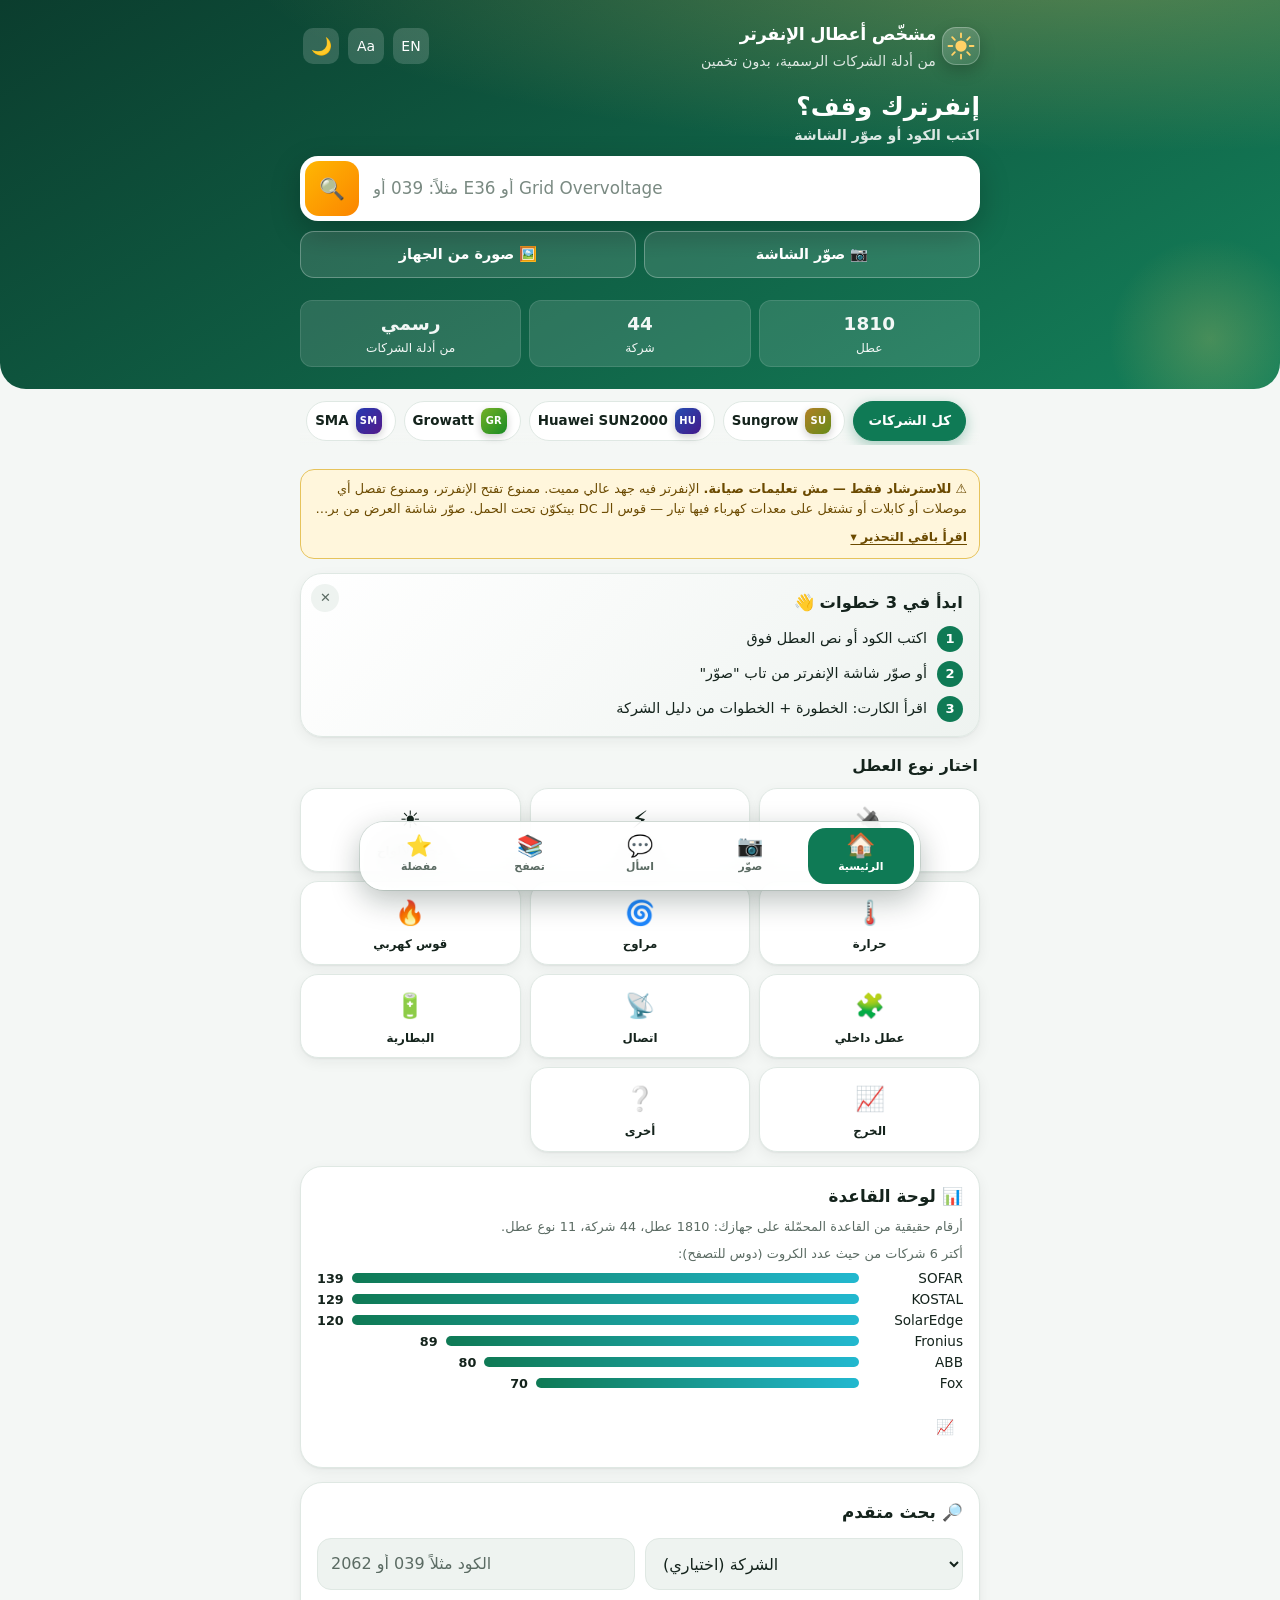
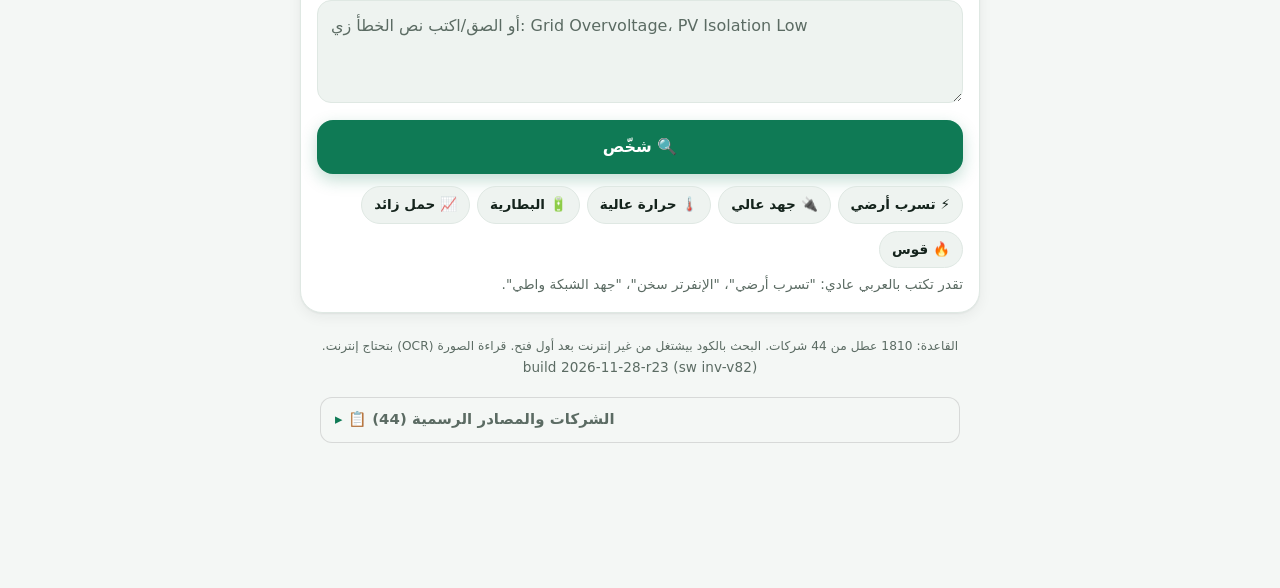
<file: index.html>
<!doctype html>
<html lang="ar" dir="rtl">
<head>
<meta charset="utf-8">
<meta name="viewport" content="width=device-width,initial-scale=1,viewport-fit=cover">
<meta http-equiv="Content-Security-Policy" content="object-src 'none'; base-uri 'self'; form-action 'self'"><meta name="theme-color" content="#0b3d2e"><script>try{var t=localStorage.getItem("invtheme")||(matchMedia("(prefers-color-scheme: dark)").matches?"dark":"light");document.documentElement.setAttribute("data-theme",t)}catch(e){}</script>
<link rel="manifest" href="manifest.webmanifest"><link rel="icon" type="image/svg+xml" href="icon.svg"><link rel="apple-touch-icon" href="[data-uri]"><meta name="mobile-web-app-capable" content="yes"><meta name="apple-mobile-web-app-capable" content="yes"><meta name="apple-mobile-web-app-title" content="Inverter Fix"><meta name="apple-mobile-web-app-status-bar-style" content="black-translucent">
<title>مشخّص أعطال الإنفرتر</title>
<link rel="stylesheet" href="style.css">
</head>
<body data-tab="home" data-seg="off">
<header><div class="hwrap"><div class="logo" aria-hidden="true"><svg viewBox="0 0 48 48" width="30" height="30"><circle cx="24" cy="24" r="9" fill="#ffd166"/><g stroke="#ffd166" stroke-width="3" stroke-linecap="round"><path d="M24 4v6M24 38v6M4 24h6M38 24h6M9.9 9.9l4.2 4.2M33.9 33.9l4.2 4.2M9.9 38.1l4.2-4.2M33.9 14.1l4.2-4.2"/></g></svg></div><div class="hgrow"><h1>مشخّص أعطال الإنفرتر</h1><p>من أدلة الشركات الرسمية، بدون تخمين</p></div><button id="lng" type="button" aria-label="English" title="English">EN</button><button id="fsz" type="button" aria-label="حجم الخط" title="حجم الخط">Aa</button><button id="theme" type="button" aria-label="الوضع الليلي">🌙</button></div>
<div class="hero" data-tab="home"><h2 class="big">إنفرترك وقف؟ <span>اكتب الكود أو صوّر الشاشة</span></h2>
<form id="hform" class="hsearch" autocomplete="off"><input id="hq" type="search" inputmode="text" placeholder="مثلاً: 039 أو E36 أو Grid Overvoltage" aria-label="ابحث عن عطل"><button type="submit" id="hgo" aria-label="ابحث">🔍</button></form>
<div class="quick"><button type="button" class="q" id="qcam">📷 صوّر الشاشة</button><button type="button" class="q" id="qupl">🖼️ صورة من الجهاز</button></div>
<div class="quick"><button type="button" class="q" id="qinst" hidden>📲 ثبّت التطبيق على موبايلك</button></div><div class="stats"><div class="stat"><b id="sn1">-</b>عطل</div><div class="stat"><b id="sn2">-</b>شركة</div><div class="stat"><b>رسمي</b>من أدلة الشركات</div></div></div></header>
<nav id="chips" data-tab="home browse" class="chips" aria-label="الشركات"></nav>
<main>
<div class="warn" data-tab="home cam ask browse">⚠️ <b>للاسترشاد فقط — مش تعليمات صيانة.</b> الإنفرتر فيه جهد عالي مميت. ممنوع تفتح الإنفرتر، وممنوع تفصل أي موصلات أو كابلات أو تشتغل على معدات كهرباء فيها تيار — قوس الـ DC بيتكوّن تحت الحمل. صوّر شاشة العرض من بره بس، ولو ده آمن. أكّد موديل جهازك بالظبط قبل ما تعتمد على أي نتيجة. أي عطل لازم يتعامل معاه فني مؤهل فقط — راجع دليل SMA: <span dir="ltr">https://manuals.sma.de/STPTL-20/en-US/388638859.html</span>.</div>

<section class="card" data-tab="cam">
  <h2>📷 صوّر شاشة الإنفرتر</h2><details class="camtips" open><summary>💡 إزاي تصوّر صح</summary><ul><li>قرّب من الشاشة لحد ما الكود يملى الصورة.</li><li>اثبت إيدك ثانيتين، وابعد عن انعكاس الإضاءة.</li><li>صوّر الكود والرسالة مع بعض لو ظاهرين.</li><li>القراءة بتحتاج إنترنت. لو فشلت اكتب الكود يدويًا في تاب "اسأل".</li><li>صوّر من بعيد آمن — ماتفتحش الإنفرتر ولا تقرّب من أي موصلات.</li></ul></details>
  <button id="live" class="btn" type="button">📷 افتح الكاميرا وصوّر</button>
  <input id="shot" type="file" accept="image/*" capture="environment" hidden>
  <button id="aiv" class="btn" type="button">🤖 اقراها بالذكاء الاصطناعي (أدق)</button>
  <label class="btn alt" for="cam">🖼️ اختار صورة من الجهاز</label>
  <input id="cam" type="file" accept="image/*" hidden>
  
<div id="camerr" class="muted"></div>
  <div id="camwrap" hidden><video id="vid" autoplay playsinline muted></video><div class="row"><button id="snap" class="btn" type="button">📸 التقط</button><button id="stopcam" class="btn alt" type="button">إلغاء</button></div></div>
  <img id="prev" alt="" hidden>
  <div id="ocrstat" class="muted"></div>
</section>

<section class="cats" id="cats" data-tab="home" aria-label="أنواع الأعطال"></section>
<section class="card dash" id="dash" data-tab="home" aria-label="لوحة الإحصائيات"></section>
<section class="card" data-tab="home">
  <h2>🔎 بحث متقدم</h2>
  <div class="row">
    <select id="brand" aria-label="الشركات"><option value="">الشركة (اختياري)</option></select>
    <input id="code" aria-label="الكود مثلاً 039 أو 2062" inputmode="text" placeholder="الكود مثلاً 039 أو 2062" autocomplete="off">
  </div>
  <textarea id="txt" aria-label="أو الصق/اكتب نص الخطأ زي: Grid Overvoltage، PV Isolation Low" rows="3" placeholder="أو الصق/اكتب نص الخطأ زي: Grid Overvoltage، PV Isolation Low"></textarea>
  <button id="go" class="btn" type="button">🔍 شخّص</button>
  <div id="hist"></div>
  <div id="symp" class="quick" aria-label="أعراض بالعربي"><button type="button" class="q" data-s="تسرب أرضي">⚡ تسرب أرضي</button><button type="button" class="q" data-s="جهد الشبكة عالي">🔌 جهد عالي</button><button type="button" class="q" data-s="حرارة عالية">🌡️ حرارة عالية</button><button type="button" class="q" data-s="مشكلة في البطارية">🔋 البطارية</button><button type="button" class="q" data-s="حمل زائد">📈 حمل زائد</button><button type="button" class="q" data-s="قوس كهربي">🔥 قوس</button></div>
  <div class="muted" style="margin-top:6px">تقدر تكتب بالعربي عادي: "تسرب أرضي"، "الإنفرتر سخن"، "جهد الشبكة واطي".</div>

</section>

<section id="out" data-tab="home"></section>
<div id="favempty" class="empty" data-tab="fav"><div class="ei">⭐</div><b>لسه مفيش مفضلة</b><span>دوس على ☆ في أي كارت عطل عشان يتحفظ هنا على جهازك.</span></div>
<section id="favsec" data-tab="fav" class="card" hidden><h2>⭐ المفضلة</h2><div id="favs"></div></section>

<div class="seg" data-tab="ask"><button type="button" id="segoff" class="on">💬 رسمي</button><button type="button" id="segai">🤖 ذكاء اصطناعي</button></div>
<section class="card" id="chatsec" data-tab="ask">
  <h2>💬 اسأل التطبيق</h2>
  <div class="muted" style="margin-top:-6px">بيجاوب من قاعدة أدلة الشركات بس. مفيش كود بيتألّف.</div>
  <div id="sugg"><button type="button" class="chip" data-q="الإنفرتر بيطلع عطل عزل وتسرب أرضي">عزل وتسرب أرضي</button><button type="button" class="chip" data-q="جهد الشبكة عالي">جهد الشبكة عالي</button><button type="button" class="chip" data-q="الإنفرتر سخن زيادة درجة الحرارة">حرارة عالية</button><button type="button" class="chip" data-q="خطأ في البطارية">البطارية</button></div>
  <div id="chat" aria-live="polite"></div>
  <form id="cform" class="cform" autocomplete="off"><input id="cq" placeholder="اكتب سؤالك أو الكود، مثلاً: E36 كاكو" aria-label="سؤالك"><button type="submit" class="btn" id="csend">إرسال</button></form>
</section>
<section class="card" id="aisec" data-tab="ask">
  <h2>🤖 مساعد ذكي (تجريبي)</h2>
  <div class="muted" style="margin-top:-6px">بيرد على أي سؤال في الإنفرترات بالذكاء الاصطناعي. الجزء الرسمي بيتاخد من الكروت بس، وأي معلومة عامة بتتعلّم "غير رسمي".</div>
  <div id="asugg"><button type="button" class="chip" data-q="إيه الفرق بين إنفرتر on-grid و hybrid؟">on-grid ولا hybrid؟</button><button type="button" class="chip" data-q="إنفرتر Kaco بيطلع E36 يعني إيه وأعمل إيه؟">E36 كاكو</button><button type="button" class="chip" data-q="ليه الإنفرتر بيسخن في الصيف؟">ليه بيسخن؟</button></div>
  <div id="aichat" aria-live="polite"></div>
  <form id="aform" class="cform" autocomplete="off"><input id="aq" placeholder="اسأل أي سؤال عن الإنفرتر..." aria-label="سؤالك للمساعد الذكي"><button type="submit" class="btn" id="asend">إرسال</button></form>
</section>
<section class="card" data-tab="browse">
  <h2>📚 تصفح كل الأعطال</h2>
  <div class="row"><select id="fbrand" aria-label="الشركات"><option value="">كل الشركات</option></select><select id="fcat" aria-label="أنواع الأعطال"><option value="">كل الأنواع</option></select></div>
  <div class="row"><select id="fsort" aria-label="ترتيب"><option value="">الترتيب: زي القاعدة</option><option value="sev">الترتيب: الأخطر أولاً (تقدير تقريبي)</option></select></div>
  <input id="filter" aria-label="ابحث في القاعدة (كود أو اسم)" placeholder="ابحث في القاعدة (كود أو اسم)">
  <div class="row"><button type="button" class="btn alt" id="bcopy">🔖 لينك كل أعطال الشركة</button></div>
  <div id="lcount" class="muted"></div>
  <div id="list"></div>
</section>
<div id="iosHint" class="warn" hidden data-tab="home">📲 على الآيفون: دوس زر المشاركة في Safari ← "إضافة إلى الشاشة الرئيسية".</div><div id="offbar" class="offbar" hidden>📴 أنت أوفلاين. التطبيق شغال من النسخة المحفوظة.</div><footer id="foot"></footer>
</main>
<nav id="tabbar" class="tabbar" aria-label="التنقل"><button type="button" data-go="home" class="on"><i>🏠</i><span>الرئيسية</span></button><button type="button" data-go="cam"><i>📷</i><span>صوّر</span></button><button type="button" data-go="ask"><i>💬</i><span>اسأل</span></button><button type="button" data-go="browse"><i>📚</i><span>تصفح</span></button><button type="button" data-go="fav"><i>⭐</i><span>مفضلة</span></button></nav>
<script>window.LITE=true</script><script src="data.js"></script><script src="data2.js"></script><script src="data3.js"></script><script src="data4.js"></script><script src="data5.js"></script><script src="verif.js"></script>
<script src="steps-ar.js"></script>

<script src="app.js"></script>
</body>
</html>
</file>
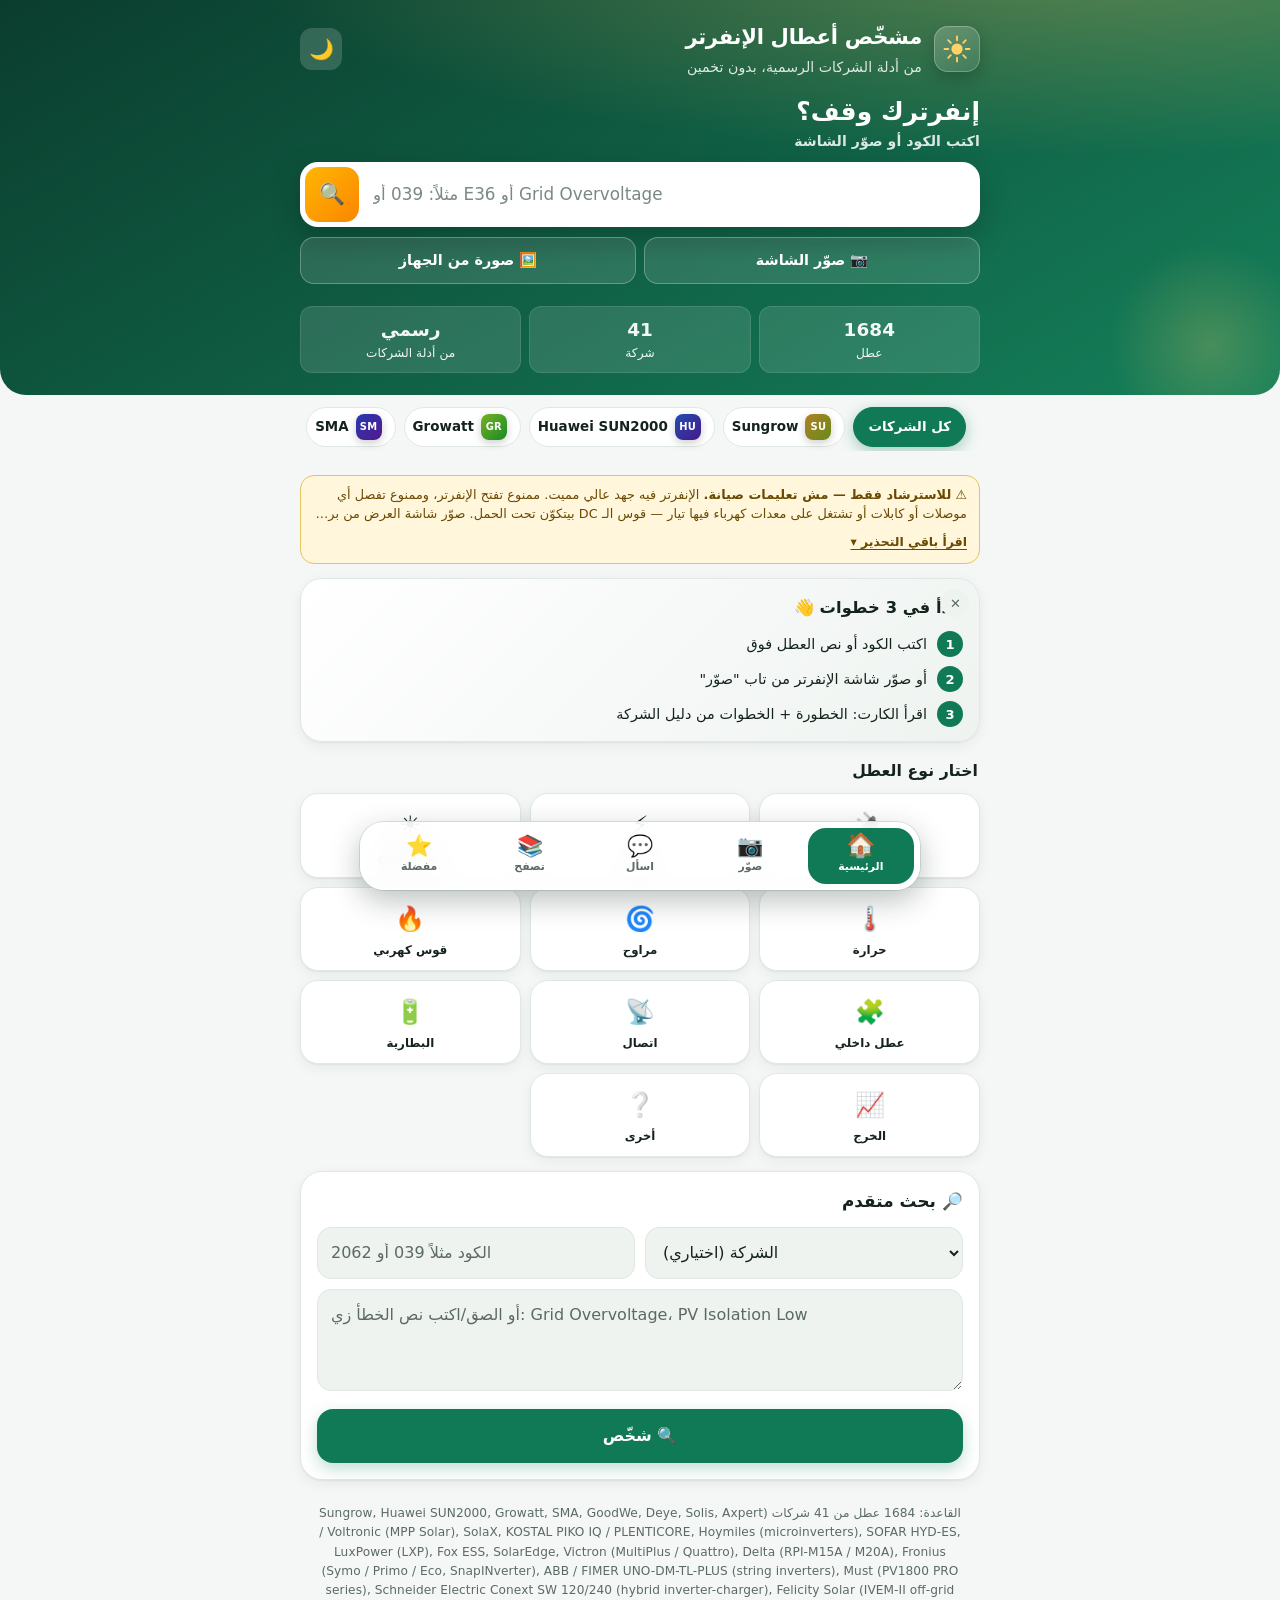
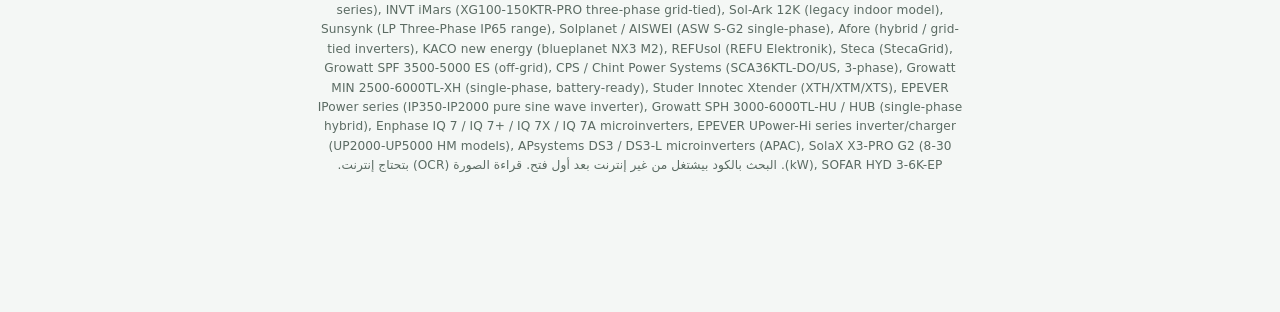
<file: beta/index.html>
<!doctype html>
<html lang="ar" dir="rtl">
<head>
<meta charset="utf-8">
<meta name="viewport" content="width=device-width,initial-scale=1,viewport-fit=cover">
<meta name="theme-color" content="#0b3d2e"><script>try{var t=localStorage.getItem("invtheme")||(matchMedia("(prefers-color-scheme: dark)").matches?"dark":"light");document.documentElement.setAttribute("data-theme",t)}catch(e){}</script>
<link rel="manifest" href="../manifest.webmanifest"><link rel="icon" type="image/svg+xml" href="icon.svg"><link rel="apple-touch-icon" href="[data-uri]"><meta name="mobile-web-app-capable" content="yes"><meta name="apple-mobile-web-app-capable" content="yes"><meta name="apple-mobile-web-app-title" content="Inverter Fix"><meta name="apple-mobile-web-app-status-bar-style" content="black-translucent">
<title>مشخّص أعطال الإنفرتر</title>
<link rel="stylesheet" href="style.css">
</head>
<body data-tab="home" data-seg="off">
<header><div class="hwrap"><div class="logo" aria-hidden="true"><svg viewBox="0 0 48 48" width="30" height="30"><circle cx="24" cy="24" r="9" fill="#ffd166"/><g stroke="#ffd166" stroke-width="3" stroke-linecap="round"><path d="M24 4v6M24 38v6M4 24h6M38 24h6M9.9 9.9l4.2 4.2M33.9 33.9l4.2 4.2M9.9 38.1l4.2-4.2M33.9 14.1l4.2-4.2"/></g></svg></div><div class="hgrow"><h1>مشخّص أعطال الإنفرتر</h1><p>من أدلة الشركات الرسمية، بدون تخمين</p></div><button id="theme" type="button" aria-label="الوضع الليلي">🌙</button></div>
<div class="hero" data-tab="home"><h2 class="big">إنفرترك وقف؟ <span>اكتب الكود أو صوّر الشاشة</span></h2>
<form id="hform" class="hsearch" autocomplete="off"><input id="hq" type="search" inputmode="text" placeholder="مثلاً: 039 أو E36 أو Grid Overvoltage" aria-label="ابحث عن عطل"><button type="submit" id="hgo" aria-label="ابحث">🔍</button></form>
<div class="quick"><button type="button" class="q" id="qcam">📷 صوّر الشاشة</button><button type="button" class="q" id="qupl">🖼️ صورة من الجهاز</button></div>
<div class="quick"><button type="button" class="q" id="qinst" hidden>📲 ثبّت التطبيق على موبايلك</button></div><div class="stats"><div class="stat"><b id="sn1">-</b>عطل</div><div class="stat"><b id="sn2">-</b>شركة</div><div class="stat"><b>رسمي</b>من أدلة الشركات</div></div></div></header>
<nav id="chips" data-tab="home browse" class="chips" aria-label="الشركات"></nav>
<main>
<div class="warn" data-tab="home cam ask browse">⚠️ <b>للاسترشاد فقط — مش تعليمات صيانة.</b> الإنفرتر فيه جهد عالي مميت. ممنوع تفتح الإنفرتر، وممنوع تفصل أي موصلات أو كابلات أو تشتغل على معدات كهرباء فيها تيار — قوس الـ DC بيتكوّن تحت الحمل. صوّر شاشة العرض من بره بس، ولو ده آمن. أكّد موديل جهازك بالظبط قبل ما تعتمد على أي نتيجة. أي عطل لازم يتعامل معاه فني مؤهل فقط — راجع دليل SMA: <span dir="ltr">https://manuals.sma.de/STPTL-20/en-US/388638859.html</span>.</div>

<section class="card" data-tab="cam">
  <h2>📷 صوّر شاشة الإنفرتر</h2>
  <button id="live" class="btn" type="button">📷 افتح الكاميرا وصوّر</button>
  <label class="btn alt" for="shot">📱 صوّر بكاميرا الموبايل</label>
  <input id="shot" type="file" accept="image/*" capture="environment" hidden>
  <label class="btn alt" for="cam">🖼️ اختار صورة من الجهاز</label>
  <input id="cam" type="file" accept="image/*" hidden>
  <div id="camerr" class="muted"></div>
  <div id="camwrap" hidden><video id="vid" autoplay playsinline muted></video><div class="row"><button id="snap" class="btn" type="button">📸 التقط</button><button id="stopcam" class="btn alt" type="button">إلغاء</button></div></div>
  <img id="prev" alt="" hidden>
  <div id="ocrstat" class="muted"></div>
</section>

<section class="cats" id="cats" data-tab="home" aria-label="أنواع الأعطال"></section>
<section class="card" data-tab="home">
  <h2>🔎 بحث متقدم</h2>
  <div class="row">
    <select id="brand"><option value="">الشركة (اختياري)</option></select>
    <input id="code" inputmode="text" placeholder="الكود مثلاً 039 أو 2062" autocomplete="off">
  </div>
  <textarea id="txt" rows="3" placeholder="أو الصق/اكتب نص الخطأ زي: Grid Overvoltage، PV Isolation Low"></textarea>
  <button id="go" class="btn" type="button">🔍 شخّص</button>
  <div id="hist"></div>
</section>

<section id="out" data-tab="home"></section>
<div id="favempty" class="empty" data-tab="fav"><div class="ei">⭐</div><b>لسه مفيش مفضلة</b><span>دوس على ☆ في أي كارت عطل عشان يتحفظ هنا على جهازك.</span></div>
<section id="favsec" data-tab="fav" class="card" hidden><h2>⭐ المفضلة</h2><div id="favs"></div></section>

<div class="seg" data-tab="ask"><button type="button" id="segoff" class="on">💬 رسمي</button><button type="button" id="segai">🤖 ذكاء اصطناعي</button></div>
<section class="card" id="chatsec" data-tab="ask">
  <h2>💬 اسأل التطبيق</h2>
  <div class="muted" style="margin-top:-6px">بيجاوب من قاعدة أدلة الشركات بس. مفيش كود بيتألّف.</div>
  <div id="sugg"><button type="button" class="chip" data-q="الإنفرتر بيطلع عطل عزل وتسرب أرضي">عزل وتسرب أرضي</button><button type="button" class="chip" data-q="جهد الشبكة عالي">جهد الشبكة عالي</button><button type="button" class="chip" data-q="الإنفرتر سخن زيادة درجة الحرارة">حرارة عالية</button><button type="button" class="chip" data-q="خطأ في البطارية">البطارية</button></div>
  <div id="chat" aria-live="polite"></div>
  <form id="cform" class="cform" autocomplete="off"><input id="cq" placeholder="اكتب سؤالك أو الكود، مثلاً: E36 كاكو" aria-label="سؤالك"><button type="submit" class="btn" id="csend">إرسال</button></form>
</section>
<section class="card" id="aisec" data-tab="ask">
  <h2>🤖 مساعد ذكي (تجريبي)</h2>
  <div class="muted" style="margin-top:-6px">بيرد على أي سؤال في الإنفرترات بالذكاء الاصطناعي (Puter، مجاني). الجزء الرسمي بيتاخد من الكروت بس، وأي معلومة عامة بتتعلّم "غير رسمي". الأسئلة بتتبعت لخدمة Puter وممكن تطلب تسجيل دخول مجاني.</div>
  <div id="asugg"><button type="button" class="chip" data-q="إيه الفرق بين إنفرتر on-grid و hybrid؟">on-grid ولا hybrid؟</button><button type="button" class="chip" data-q="إنفرتر Kaco بيطلع E36 يعني إيه وأعمل إيه؟">E36 كاكو</button><button type="button" class="chip" data-q="ليه الإنفرتر بيسخن في الصيف؟">ليه بيسخن؟</button></div>
  <div id="aichat" aria-live="polite"></div>
  <form id="aform" class="cform" autocomplete="off"><input id="aq" placeholder="اسأل أي سؤال عن الإنفرتر..." aria-label="سؤالك للمساعد الذكي"><button type="submit" class="btn" id="asend">إرسال</button></form>
</section>
<section class="card" data-tab="browse">
  <h2>📚 تصفح كل الأعطال</h2>
  <div class="row"><select id="fbrand"><option value="">كل الشركات</option></select><select id="fcat"><option value="">كل الأنواع</option></select></div>
  <input id="filter" placeholder="ابحث في القاعدة (كود أو اسم)">
  <div id="lcount" class="muted"></div>
  <div id="list"></div>
</section>
<div id="iosHint" class="warn" hidden data-tab="home">📲 على الآيفون: دوس زر المشاركة في Safari ← "إضافة إلى الشاشة الرئيسية".</div><div id="offbar" class="offbar" hidden>📴 أنت أوفلاين. التطبيق شغال من النسخة المحفوظة.</div><footer id="foot"></footer>
</main>
<nav id="tabbar" class="tabbar" aria-label="التنقل"><button type="button" data-go="home" class="on"><i>🏠</i><span>الرئيسية</span></button><button type="button" data-go="cam"><i>📷</i><span>صوّر</span></button><button type="button" data-go="ask"><i>💬</i><span>اسأل</span></button><button type="button" data-go="browse"><i>📚</i><span>تصفح</span></button><button type="button" data-go="fav"><i>⭐</i><span>مفضلة</span></button></nav>
<script>window.LITE=true</script><script src="../data.js"></script><script src="../data2.js"></script><script src="../data3.js"></script>
<script src="../tesseract.min.js"></script>
<script src="app.js"></script>
</body>
</html>
</file>
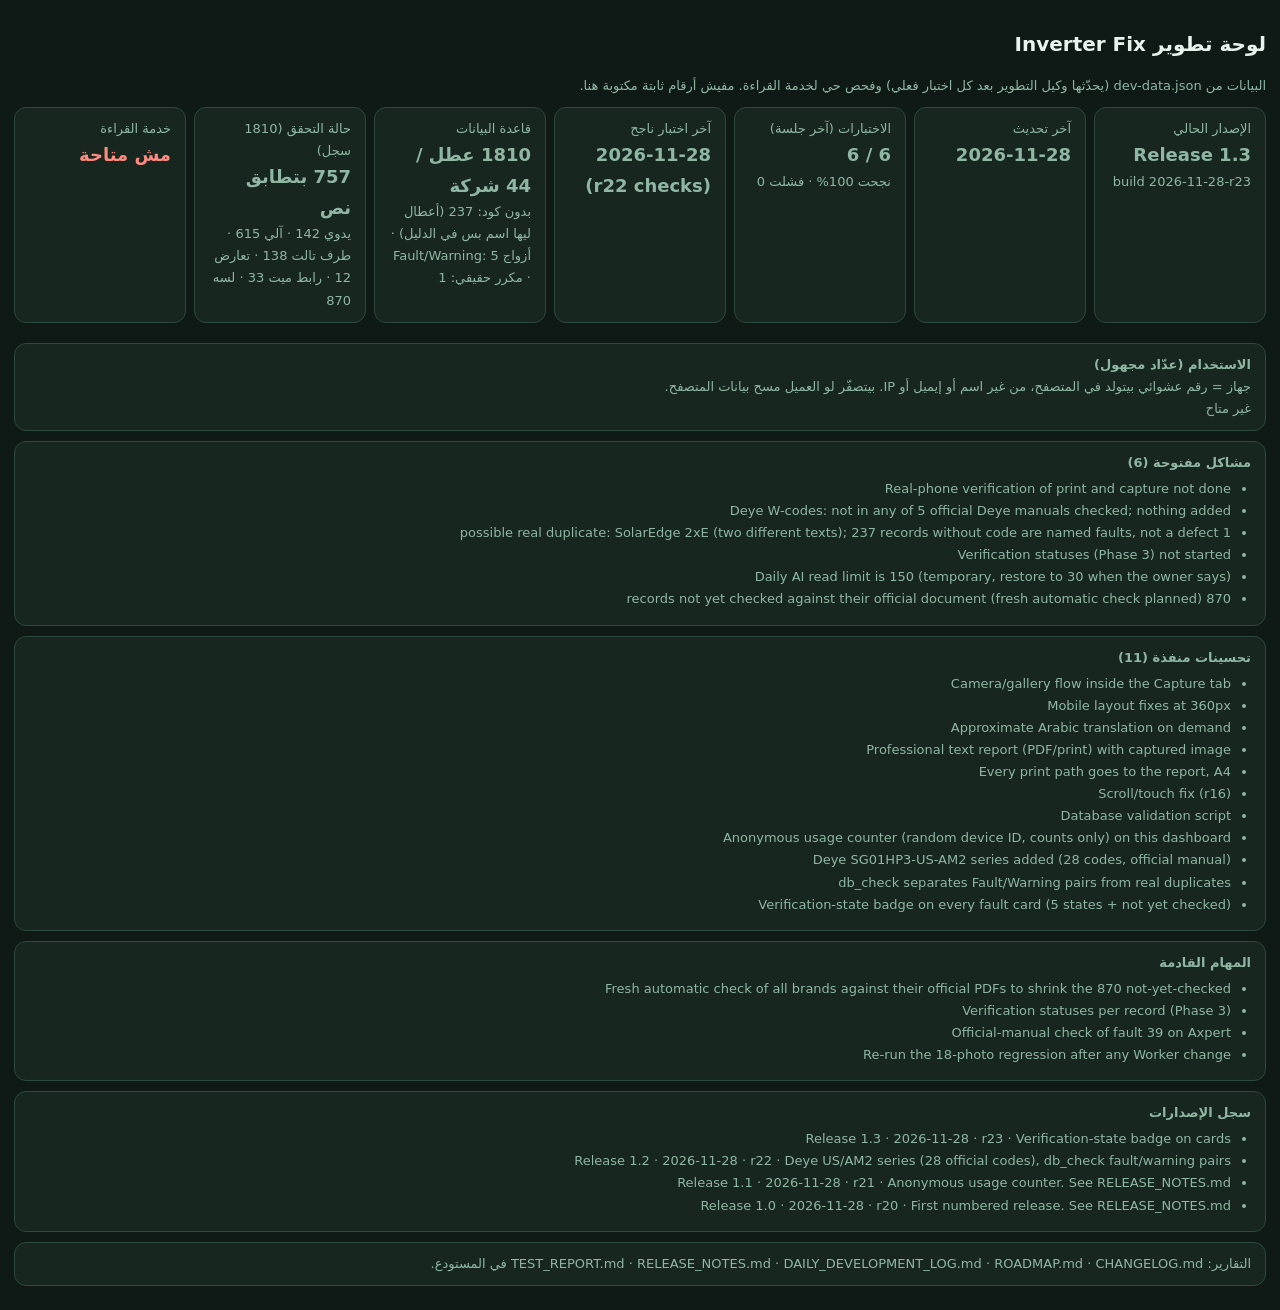
<file: dev.html>
<!doctype html><html lang="ar" dir="rtl"><head><meta charset="utf-8"><meta name="viewport" content="width=device-width,initial-scale=1"><title>لوحة تطوير Inverter Fix</title>
<style>body{font:15px/1.7 system-ui,Tahoma,sans-serif;margin:0;padding:14px;background:#0f1a16;color:#e8f3ee}h1{font-size:20px}.c{background:#17261f;border:1px solid #2c4a3d;border-radius:12px;padding:10px 14px;margin:10px 0}.k{color:#8fb7a4;font-size:13px}.v{font-size:18px;font-weight:700}.g{display:grid;grid-template-columns:repeat(auto-fit,minmax(150px,1fr));gap:8px}ul{margin:4px 0;padding-inline-start:20px}a{color:#4ad9a0}.ok{color:#4ad9a0}.bad{color:#ff8a80}</style></head><body>
<h1>لوحة تطوير Inverter Fix</h1><div class="k">البيانات من dev-data.json (يحدّثها وكيل التطوير بعد كل اختبار فعلي) وفحص حي لخدمة القراءة. مفيش أرقام ثابتة مكتوبة هنا.</div>
<div id="app" class="k">جارٍ التحميل...</div>
<script>
(function(){var A=document.getElementById('app');function li(a){return '<ul>'+(a||[]).map(function(x){return '<li>'+x.replace(/[<>&]/g,'')+'</li>'}).join('')+'</ul>'}
fetch('dev-data.json',{cache:'no-store'}).then(function(r){return r.json()}).then(function(d){
var rate=d.tests_run?Math.round(100*d.tests_passed/d.tests_run):0;
A.innerHTML='<div class="g"><div class="c"><div class="k">الإصدار الحالي</div><div class="v">'+d.version+'</div><div class="k">build '+d.build+'</div></div>'+
'<div class="c"><div class="k">آخر تحديث</div><div class="v">'+d.updated.slice(0,10)+'</div></div>'+
'<div class="c"><div class="k">الاختبارات (آخر جلسة)</div><div class="v">'+d.tests_passed+' / '+d.tests_run+'</div><div class="k">نجحت '+rate+'% · فشلت '+d.tests_failed+'</div></div>'+
'<div class="c"><div class="k">آخر اختبار ناجح</div><div class="v">'+d.last_full_pass+'</div></div>'+
'<div class="c"><div class="k">قاعدة البيانات</div><div class="v">'+d.db.records+' عطل / '+d.db.brands+' شركة</div><div class="k">بدون كود: '+d.db.records_without_code+' (أعطال ليها اسم بس في الدليل) · أزواج Fault/Warning: '+d.db.fault_warning_pairs+' · مكرر حقيقي: '+d.db.duplicate_groups+'</div></div>'+
'<div class="c"><div class="k">حالة التحقق (1810 سجل)</div><div class="v">'+d.verification.checked_by_text+' بتطابق نص</div><div class="k">يدوي '+d.verification.V+' · آلي '+d.verification.A+' · طرف تالت '+d.verification.T+' · تعارض '+d.verification.C+' · رابط ميت '+d.verification.B+' · لسه '+d.verification.N+'</div></div>'+
'<div class="c"><div class="k">خدمة القراءة</div><div class="v" id="ai">جارٍ الفحص...</div></div></div>'+
'<div class="c"><b>الاستخدام (عدّاد مجهول)</b><div class="k">جهاز = رقم عشوائي بيتولد في المتصفح، من غير اسم أو إيميل أو IP. بيتصفّر لو العميل مسح بيانات المتصفح.</div><div class="g" id="us"><div class="k">جارٍ التحميل...</div></div><div id="ud"></div></div>'+
'<div class="c"><b>مشاكل مفتوحة ('+d.open_issues.length+')</b>'+li(d.open_issues)+'</div>'+
'<div class="c"><b>تحسينات منفذة ('+d.improvements_done.length+')</b>'+li(d.improvements_done)+'</div>'+
'<div class="c"><b>المهام القادمة</b>'+li(d.next)+'</div>'+
'<div class="c"><b>سجل الإصدارات</b>'+li(d.releases.map(function(r){return r.v+' · '+r.date+' · '+r.build+' · '+r.note}))+'</div>'+
'<div class="c k">التقارير: TEST_REPORT.md · RELEASE_NOTES.md · DAILY_DEVELOPMENT_LOG.md · ROADMAP.md · CHANGELOG.md في المستودع.</div>';
var t=Date.now();fetch('https://inverter-vision.amr-abdelhamid-engineer.workers.dev/health').then(function(r){return r.json()}).then(function(j){var e=document.getElementById('ai');e.textContent=j&&j.ok?'شغالة ('+(Date.now()-t)+'ms)':'مش متاحة';e.className='v '+(j&&j.ok?'ok':'bad')}).catch(function(){var e=document.getElementById('ai');e.textContent='مش متاحة';e.className='v bad'})
var W='https://inverter-vision.amr-abdelhamid-engineer.workers.dev';fetch(W+'/stats',{cache:'no-store'}).then(function(r){return r.json()}).then(function(j){var u=document.getElementById('us');if(!j||!j.ok){u.innerHTML='<div class="k">غير متاح</div>';return}function cd(t,v){return '<div class="c"><div class="k">'+t+'</div><div class="v">'+Number(v)+'</div></div>'}u.innerHTML=cd('أجهزة مختلفة فتحت التطبيق',j.devices)+cd('مرات الفتح (جلسات)',j.sessions)+cd('تشخيصات اتعملت',j.diagnoses)+cd('صور اتقرت',j.photo_reads);var rows=(j.days||[]).slice().reverse().map(function(x){return '<tr><td>'+String(x.day).replace(/[^0-9-]/g,'')+'</td><td>'+Number(x.new_devices)+'</td><td>'+Number(x.opens)+'</td><td>'+Number(x.diagnoses)+'</td><td>'+Number(x.reads)+'</td></tr>'}).join('');document.getElementById('ud').innerHTML=rows?'<table style="width:100%;border-collapse:collapse;text-align:center;margin-top:6px"><tr class="k"><td>اليوم</td><td>أجهزة جديدة</td><td>فتح</td><td>تشخيص</td><td>صور</td></tr>'+rows+'</table>':''}).catch(function(){document.getElementById('us').innerHTML='<div class="k">غير متاح</div>'});
}).catch(function(e){A.textContent='تعذر تحميل dev-data.json: '+e})})();
</script></body></html>
</file>
<file: style.css>
:root{--bg:#f4f7f5;--surface:#fff;--surface2:#eef3f0;--text:#14231c;--muted:#5b6b63;--line:#dfe8e3;--brand:#0f7a55;--brand2:#0b5c40;--brandtxt:#fff;--hero1:#0b3d2e;--hero2:#14805a;--warnbg:#fff6dc;--warnline:#e6c35c;--warntxt:#6b4a00;--shadow:0 1px 2px rgba(10,40,30,.06),0 4px 14px rgba(10,40,30,.06);--r:16px}
html[data-theme=dark]{--bg:#0d1512;--surface:#16211d;--surface2:#1d2b26;--text:#e7f1ec;--muted:#93a89e;--line:#27382f;--brand:#2bbf8a;--brand2:#22a073;--brandtxt:#06231a;--hero1:#0a2a20;--hero2:#0f4a38;--warnbg:#2b2410;--warnline:#6b5a1f;--warntxt:#f0d88a;--shadow:0 1px 2px rgba(0,0,0,.4),0 6px 18px rgba(0,0,0,.3)}
*{box-sizing:border-box;-webkit-tap-highlight-color:transparent}
html{color-scheme:light}html[data-theme=dark]{color-scheme:dark}
body{margin:0;font-family:"Segoe UI",system-ui,-apple-system,Roboto,"Noto Sans Arabic","Noto Kufi Arabic",Tahoma,sans-serif;background:var(--bg);color:var(--text);line-height:1.6;font-size:16px}
header{background:linear-gradient(135deg,var(--hero1),var(--hero2));color:#fff;padding:20px 16px 26px;padding-top:max(20px,env(safe-area-inset-top));position:relative;border-radius:0 0 26px 26px}
.hwrap{max-width:680px;margin:0 auto;display:flex;align-items:center;gap:12px}
.logo{width:46px;height:46px;border-radius:14px;background:rgba(255,255,255,.16);display:grid;place-items:center;font-size:26px;flex:none}
header h1{margin:0;font-size:1.25rem;font-weight:800;letter-spacing:-.2px}
header p{margin:2px 0 0;opacity:.85;font-size:.88rem}
.hgrow{flex:1;min-width:0}
#theme{flex:none;width:42px;height:42px;border-radius:12px;border:0;background:rgba(255,255,255,.16);color:#fff;font-size:20px;cursor:pointer}
.stats{max-width:680px;margin:14px auto 0;display:flex;gap:8px}
.stat{flex:1;background:rgba(255,255,255,.13);border-radius:12px;padding:8px 6px;text-align:center;font-size:.76rem;opacity:.95}
.stat b{display:block;font-size:1.15rem}
main{max-width:680px;margin:0 auto;padding:6px 14px 10px}
.card{background:var(--surface);border-radius:var(--r);padding:16px;margin:14px 0;box-shadow:var(--shadow);border:1px solid var(--line)}
.card h2{margin:0 0 12px;font-size:1.02rem;font-weight:800;display:flex;align-items:center;gap:8px}
.warn{background:var(--warnbg);border:1px solid var(--warnline);color:var(--warntxt);border-radius:14px;padding:12px 14px;font-size:.85rem;margin:14px 0}
.warn a{color:inherit;font-weight:700}
.okline{background:rgba(15,122,85,.10);border:1px solid rgba(15,122,85,.35);color:var(--text);border-radius:14px;padding:10px 14px;font-size:.85rem;margin:12px 0}
html[data-theme=dark] .okline{background:rgba(43,191,138,.12);border-color:rgba(43,191,138,.4)}
.btn{display:block;width:100%;text-align:center;background:var(--brand);color:var(--brandtxt);border:0;border-radius:14px;padding:14px;font:inherit;font-size:1rem;font-weight:700;cursor:pointer;margin-top:10px;transition:transform .08s,background .15s}
.btn:active{transform:scale(.98);background:var(--brand2)}
.btn.alt{background:transparent;color:var(--brand);border:1.5px solid var(--brand)}
input,select,textarea{width:100%;font:inherit;padding:12px 13px;border:1.5px solid var(--line);border-radius:12px;background:var(--surface2);color:var(--text);direction:ltr;text-align:left;outline:none;transition:border-color .15s}
input:focus,select:focus,textarea:focus{border-color:var(--brand)}
input::placeholder,textarea::placeholder{color:var(--muted);direction:rtl}
textarea{margin-top:10px;resize:vertical}
.row{display:flex;gap:10px}.row>*{flex:1;min-width:0}
#list,#filter,#fbrand{margin-top:0}#filter{margin-top:10px}
#prev{max-width:100%;border-radius:12px;margin-top:12px;display:block}
.muted{color:var(--muted);font-size:.85rem;margin-top:8px;white-space:pre-line}
.res{background:var(--surface);border-radius:var(--r);padding:16px;margin:14px 0;box-shadow:var(--shadow);border:1px solid var(--line);border-inline-start:6px solid var(--brand)}
.res h3{margin:0 0 8px;font-size:1.05rem;font-weight:800;direction:ltr;text-align:left;line-height:1.4}
.tag{display:inline-block;background:var(--surface2);color:var(--text);border-radius:999px;padding:3px 11px;font-size:.78rem;margin:2px 4px 2px 0;border:1px solid var(--line)}
.tag.b{background:var(--brand);color:var(--brandtxt);border-color:transparent;font-weight:700}
.res ol{margin:10px 0;padding-inline-start:24px;direction:ltr;text-align:left}
.res li{margin:5px 0}
.res a{color:var(--brand);font-size:.8rem;word-break:break-all}
.none{background:var(--surface);border-radius:var(--r);padding:14px;border:1.5px dashed var(--line);margin:14px 0}
details{border-bottom:1px solid var(--line);padding:9px 0}details:last-child{border:0}
summary{cursor:pointer;direction:ltr;text-align:left;font-size:.93rem;list-style:none}summary::-webkit-details-marker{display:none}
summary::before{content:"▸ ";color:var(--brand)}details[open] summary::before{content:"▾ "}
details ol{direction:ltr;text-align:left;margin:8px 0}
footer{font-size:.76rem;color:var(--muted);text-align:center;padding:10px 16px 40px;max-width:680px;margin:0 auto}
.cat-insulation{border-inline-start-color:#e5484d}.cat-grid{border-inline-start-color:#3e7bfa}.cat-pvdc{border-inline-start-color:#f5a524}.cat-temp,.cat-fan{border-inline-start-color:#a855f7}.cat-arc{border-inline-start-color:#f97316}.cat-internal{border-inline-start-color:#8b949e}.cat-battery{border-inline-start-color:#14b8a6}.cat-comm{border-inline-start-color:#06b6d4}.cat-load{border-inline-start-color:#ec4899}
.qtag{background:rgba(229,72,77,.1);border:1px solid rgba(229,72,77,.35);color:#b42318;border-radius:12px;padding:8px 11px;font-size:.82rem;margin:8px 0;direction:rtl;text-align:right}
html[data-theme=dark] .qtag{color:#ffb4b0}
#camwrap{margin-top:12px}#vid{width:100%;border-radius:12px;background:#000;max-height:60vh}
.sev{margin:8px 0;padding:9px 11px;border-radius:12px;font-size:.88rem}
.sev-h{background:rgba(229,72,77,.13);color:#b42318}.sev-m{background:rgba(245,165,36,.16);color:#8a5a00}.sev-l{background:rgba(43,191,138,.15);color:#0b6b48}
html[data-theme=dark] .sev-h{color:#ffb4b0}html[data-theme=dark] .sev-m{color:#ffd58a}html[data-theme=dark] .sev-l{color:#8be8c4}
.sev small{opacity:.75}
.chip{display:inline-block;margin:6px 6px 0 0;padding:7px 12px;border:1px solid var(--line);border-radius:999px;background:var(--surface2);color:var(--text);font:inherit;font-size:.8rem;cursor:pointer}
.sharebtn{display:inline-block;margin:8px 0;padding:10px 14px;border-radius:12px;background:#25d366;color:#05301a !important;text-decoration:none;font-weight:800;font-size:.9rem}
@media(min-width:700px){main{padding:10px 0}}

/* ===== v12 identity ===== */
header{background:radial-gradient(120% 90% at 85% -10%,rgba(255,209,102,.30),transparent 55%),linear-gradient(150deg,var(--hero1),var(--hero2));padding-bottom:22px;overflow:hidden}
header::after{content:"";position:absolute;inset:auto -40px -60px auto;width:220px;height:220px;border-radius:50%;background:radial-gradient(circle,rgba(255,209,102,.22),transparent 65%);animation:glow 6s ease-in-out infinite}
.logo{animation:spin 24s linear infinite;background:rgba(255,255,255,.12)}
.hero{max-width:680px;margin:18px auto 0;position:relative;z-index:1;animation:fadeUp .6s both}
.hero .big{margin:0 0 12px;font-size:1.45rem;line-height:1.35;font-weight:900}
.hero .big span{display:block;font-size:1rem;font-weight:600;opacity:.88;margin-top:4px}
.hsearch{display:flex;background:#fff;border-radius:18px;padding:5px;box-shadow:0 10px 30px rgba(0,0,0,.25);transition:box-shadow .2s,transform .2s}
.hsearch:focus-within{box-shadow:0 12px 36px rgba(0,0,0,.35),0 0 0 3px rgba(255,209,102,.7);transform:translateY(-1px)}
.hsearch input{border:0;background:transparent;color:#14231c;font-size:1.05rem;padding:14px 14px;flex:1;min-width:0;border-radius:14px;direction:ltr;text-align:left}
.hsearch input::placeholder{color:#7a8a82;direction:rtl}
.hsearch button{flex:none;border:0;background:linear-gradient(135deg,#ffb703,#fb8500);color:#fff;font-size:1.3rem;width:54px;border-radius:14px;cursor:pointer;transition:transform .15s}
.hsearch button:active{transform:scale(.93)}
.quick{display:flex;gap:8px;margin-top:10px}
.q{flex:1;border:1px solid rgba(255,255,255,.28);background:rgba(255,255,255,.12);color:#fff;border-radius:14px;padding:11px 8px;font:inherit;font-size:.9rem;font-weight:700;cursor:pointer;backdrop-filter:blur(4px);transition:background .2s,transform .15s}
.q:hover{background:rgba(255,255,255,.2)}.q:active{transform:scale(.97)}
.stats{margin-top:12px}
.chips{display:flex;gap:8px;overflow-x:auto;padding:12px 14px 4px;max-width:680px;margin:0 auto;scrollbar-width:none;position:sticky;top:0;z-index:5;background:linear-gradient(var(--bg) 78%,transparent)}
.chips::-webkit-scrollbar{display:none}
.chipb{flex:none;display:flex;align-items:center;gap:7px;border:1.5px solid var(--line);background:var(--surface);color:var(--text);border-radius:999px;padding:6px 13px 6px 8px;font:inherit;font-size:.84rem;font-weight:700;cursor:pointer;white-space:nowrap;transition:all .18s}
.chipb:first-child{padding:6px 14px}
.chipb.on{background:var(--brand);border-color:var(--brand);color:var(--brandtxt);box-shadow:0 4px 14px rgba(15,122,85,.35)}
.chipb:active{transform:scale(.95)}
.bmark{display:grid;place-items:center;width:38px;height:38px;border-radius:12px;color:#fff;font-weight:900;font-size:.8rem;letter-spacing:.3px;flex:none;direction:ltr;box-shadow:0 3px 8px rgba(0,0,0,.2)}
.bmark.sm{width:26px;height:26px;border-radius:8px;font-size:.62rem}
.res{animation:fadeUp .45s both;position:relative;border-inline-start-width:7px;overflow:hidden}
.res.sv-h{border-inline-start-color:#e5484d;background:linear-gradient(90deg,rgba(229,72,77,.07),transparent 40%),var(--surface)}
.res.sv-m{border-inline-start-color:#f5a524;background:linear-gradient(90deg,rgba(245,165,36,.07),transparent 40%),var(--surface)}
.res.sv-l{border-inline-start-color:#2bbf8a;background:linear-gradient(90deg,rgba(43,191,138,.07),transparent 40%),var(--surface)}
.rtop{display:flex;gap:11px;align-items:flex-start}
.rt{flex:1;min-width:0}
.rt h3{margin:0;font-size:1rem}
.code{display:inline-block;background:var(--text);color:var(--bg);border-radius:8px;padding:1px 9px;font-family:ui-monospace,Menlo,Consolas,monospace;font-size:.92rem;margin-inline-end:4px}
.rsub{font-size:.8rem;color:var(--muted);direction:ltr;text-align:left;margin-top:3px}
.fav{flex:none;border:0;background:var(--surface2);width:40px;height:40px;border-radius:12px;font-size:1.3rem;color:var(--muted);cursor:pointer;transition:transform .2s,color .2s}
.fav.on{color:#f5a524;transform:scale(1.1)}.fav:active{transform:scale(.85)}
.sevbar{margin:10px 0 6px;padding:10px 12px;border-radius:12px;font-size:.86rem;border:1px solid transparent}
.sevbar.sev-h{background:rgba(229,72,77,.13);color:#b42318;border-color:rgba(229,72,77,.3)}
.sevbar.sev-m{background:rgba(245,165,36,.16);color:#8a5a00;border-color:rgba(245,165,36,.35)}
.sevbar.sev-l{background:rgba(43,191,138,.15);color:#0b6b48;border-color:rgba(43,191,138,.35)}
html[data-theme=dark] .sevbar.sev-h{color:#ffb4b0}html[data-theme=dark] .sevbar.sev-m{color:#ffd58a}html[data-theme=dark] .sevbar.sev-l{color:#8be8c4}
.sevbar small{opacity:.75;display:block;margin-top:2px}
.acts{display:flex;gap:8px;flex-wrap:wrap;margin:8px 0}
.sharebtn2{border:1.5px solid var(--line);background:var(--surface2);color:var(--text);padding:10px 14px;border-radius:12px;font:inherit;font-weight:800;font-size:.9rem;cursor:pointer}
#toast{position:fixed;bottom:22px;left:50%;transform:translate(-50%,30px);background:var(--text);color:var(--bg);padding:10px 18px;border-radius:999px;font-weight:700;font-size:.9rem;opacity:0;pointer-events:none;transition:all .25s;z-index:99}
#toast.show{opacity:1;transform:translate(-50%,0)}
.card{animation:fadeUp .5s both}
.btn{box-shadow:0 6px 16px rgba(15,122,85,.25)}
@keyframes fadeUp{from{opacity:0;transform:translateY(14px)}to{opacity:1;transform:none}}
@keyframes spin{to{transform:rotate(360deg)}}
@keyframes glow{0%,100%{opacity:.7;transform:scale(1)}50%{opacity:1;transform:scale(1.15)}}
@media(prefers-reduced-motion:reduce){*{animation:none!important;transition:none!important}}
@media(max-width:380px){.hero .big{font-size:1.25rem}.bmark{width:34px;height:34px}}

/* chat */
#chat{margin-top:10px}
.cmsg{margin:10px 0;animation:fadeUp .35s both}
.cmsg.me{display:flex;justify-content:flex-start}
.cmsg .bub{display:inline-block;max-width:88%;padding:10px 14px;border-radius:16px;line-height:1.55}
.cmsg.me .bub{background:var(--brand);color:var(--brandtxt);border-end-start-radius:4px;font-weight:600}
.cmsg.bot .bub{background:var(--surface2);border:1px solid var(--line);border-end-end-radius:4px}
.cmsg .cards .res{margin:8px 0}
.aibtn{display:block;width:100%;margin-top:6px;border:1.5px dashed var(--brand);background:transparent;color:var(--brand);border-radius:12px;padding:11px;font:inherit;font-weight:800;cursor:pointer}
.aibtn:disabled{opacity:.6}
.aiout{margin-top:8px;border-radius:12px;font-size:.92rem}
.aiout.wait,.aiout.bad{padding:10px 12px;background:var(--surface2);border:1px solid var(--line);color:var(--muted)}
.aiout.ok{padding:12px;background:linear-gradient(135deg,rgba(124,58,237,.10),rgba(43,191,138,.10));border:1px solid rgba(124,58,237,.35)}
.aitag{font-size:.76rem;font-weight:800;color:#7c3aed;margin-bottom:6px}
html[data-theme=dark] .aitag{color:#c4a1ff}
.aitxt{white-space:pre-line}
.cform{display:flex;gap:8px;margin-top:10px}.cform .btn{width:auto;margin-top:0;padding:12px 20px}
#sugg{margin:6px 0 4px}

/* ai assistant */
.bub.aiwait{color:var(--muted)}
.bub.aibad{background:rgba(229,72,77,.1);border:1px solid rgba(229,72,77,.35);color:inherit}
.bub.aiok{background:transparent;border:0;padding:0;max-width:100%;display:block}
.aio,.aiu{border-radius:14px;padding:11px 13px;margin-bottom:8px;line-height:1.6}
.aio{background:rgba(43,191,138,.12);border:1px solid rgba(43,191,138,.4)}
.aiu{background:rgba(245,165,36,.13);border:1px dashed rgba(245,165,36,.65)}
.aitag.g{color:#0b6b48}.aitag.a{color:#8a5a00}
html[data-theme=dark] .aitag.g{color:#8be8c4}html[data-theme=dark] .aitag.a{color:#ffd58a}
details.aicards{margin-top:6px;border:1px solid var(--line);border-radius:12px;padding:6px 10px;background:var(--surface)}
details.aicards summary{padding:6px 0;font-weight:700;direction:rtl;text-align:right}

@media print{body.printone header,body.printone main>*:not(#out),body.printone footer,body.printone .acts,body.printone .fav,body.printone #toast{display:none!important}body.printone #out .res:not(.pr){display:none!important}body{background:#fff}}
.linkbtn,.printbtn{display:inline-block;margin:8px 6px 0 0;padding:8px 12px;border-radius:10px;background:#fff;color:#0b3d2e;border:1.5px solid #0f7a55;font:inherit;font-size:14px;font-weight:700;cursor:pointer}
@media print{*{animation:none!important;transition:none!important}body.printone .chips,body.printone header{display:none!important}body.printone #out .res.pr{opacity:1!important;transform:none!important;box-shadow:none}}

/* ===== v2 app shell ===== */
:root{--r:20px;--navh:68px}
body{padding-bottom:calc(var(--navh) + 18px + env(safe-area-inset-bottom));overscroll-behavior-y:none}
body[data-tab="home"] [data-tab]:not([data-tab~="home"]),body[data-tab="cam"] [data-tab]:not([data-tab~="cam"]),body[data-tab="ask"] [data-tab]:not([data-tab~="ask"]),body[data-tab="browse"] [data-tab]:not([data-tab~="browse"]),body[data-tab="fav"] [data-tab]:not([data-tab~="fav"]){display:none!important}
body[data-seg="off"] #aisec,body[data-seg="ai"] #chatsec{display:none!important}
body:not([data-tab="home"]) header{padding-bottom:16px;border-radius:0 0 22px 22px}
body:not([data-tab="home"]) .hwrap p{display:none}
main>*:not(.warn){animation:tabin .35s cubic-bezier(.2,.8,.2,1) both}
@keyframes tabin{from{opacity:0;transform:translateY(10px)}to{opacity:1;transform:none}}
.tabbar{position:fixed;inset-inline:12px;bottom:max(10px,env(safe-area-inset-bottom));height:var(--navh);display:flex;gap:4px;padding:6px;border-radius:24px;background:color-mix(in srgb,var(--surface) 86%,transparent);-webkit-backdrop-filter:blur(16px);backdrop-filter:blur(16px);box-shadow:0 8px 28px rgba(8,30,22,.22),0 0 0 1px var(--line);z-index:30;max-width:560px;margin:0 auto}
.tabbar button{flex:1;border:0;background:transparent;color:var(--muted);border-radius:18px;font:inherit;display:flex;flex-direction:column;align-items:center;justify-content:center;gap:1px;cursor:pointer;transition:background .2s,color .2s,transform .15s}
.tabbar button i{font-style:normal;font-size:21px;line-height:1;transition:transform .25s}
.tabbar button span{font-size:.68rem;font-weight:700}
.tabbar button.on{background:var(--brand);color:var(--brandtxt)}
.tabbar button.on i{transform:translateY(-1px) scale(1.12)}
.tabbar button:active{transform:scale(.94)}
.seg{display:flex;gap:6px;background:var(--surface2);padding:5px;border-radius:16px;margin:14px 0 0;border:1px solid var(--line)}
.seg button{flex:1;border:0;background:transparent;color:var(--muted);padding:10px;border-radius:12px;font:inherit;font-weight:800;cursor:pointer;transition:all .2s}
.seg button.on{background:var(--surface);color:var(--text);box-shadow:var(--shadow)}
.cats{margin:16px 0 4px}.cats .ct{font-weight:800;margin:0 2px 10px;font-size:.98rem}
.cgrid{display:grid;grid-template-columns:repeat(3,1fr);gap:9px}
.ctile{border:1px solid var(--line);background:var(--surface);color:var(--text);border-radius:18px;padding:12px 6px;font:inherit;display:flex;flex-direction:column;align-items:center;gap:5px;cursor:pointer;box-shadow:var(--shadow);transition:transform .15s,border-color .15s}
.ctile i{font-style:normal;font-size:24px}.ctile span{font-size:.74rem;font-weight:700;text-align:center;line-height:1.25}
.ctile:active{transform:scale(.95);border-color:var(--brand)}
.empty{margin:40px 0;text-align:center;display:flex;flex-direction:column;gap:6px;align-items:center;color:var(--muted)}
.empty .ei{font-size:46px}.empty b{color:var(--text);font-size:1.05rem}.empty span{max-width:260px;font-size:.88rem}
main:has(#favsec:not([hidden])) #favempty{display:none!important}
.card{border-radius:22px}
.hero .big{font-size:1.55rem;line-height:1.3}
.hsearch{box-shadow:0 10px 30px rgba(0,0,0,.22)}
.warn{font-size:.8rem;padding:9px 12px}
@media(prefers-reduced-motion:reduce){main>*{animation:none!important}}

.offbar{position:fixed;inset-inline:12px;top:max(10px,env(safe-area-inset-top));z-index:40;background:#2b2410;color:#f0d88a;border:1px solid #6b5a1f;border-radius:14px;padding:9px 12px;font-size:.82rem;text-align:center;box-shadow:0 6px 18px rgba(0,0,0,.25)}
#qinst{background:#ffd166;color:#3b2a00;border:0;font-weight:800}

/* ===== v3 polish ===== */
body{font-feature-settings:"kern","liga";-webkit-font-smoothing:antialiased;letter-spacing:.005em}
header h1{font-size:1.32rem;letter-spacing:-.3px}
.logo{animation:none!important;box-shadow:inset 0 0 0 1px rgba(255,255,255,.25),0 6px 16px rgba(0,0,0,.2);background:linear-gradient(145deg,rgba(255,255,255,.22),rgba(255,255,255,.08))}
.hero .big span{display:block;font-weight:600;font-size:.88rem;opacity:.85;margin-top:3px}
.stat{backdrop-filter:blur(6px);border:1px solid rgba(255,255,255,.12)}
#out,.res{scroll-margin-top:76px}
.warn{position:relative}.warn .wtxt{line-height:1.55}
.warn.wc .wtxt{display:-webkit-box;-webkit-line-clamp:2;-webkit-box-orient:vertical;overflow:hidden}
.wtog{display:block;margin:6px 0 0;border:0;background:transparent;color:inherit;font:inherit;font-weight:800;font-size:.78rem;cursor:pointer;padding:2px 0;text-decoration:underline;text-underline-offset:3px}
.onb{position:relative;margin:14px 0;padding:16px 16px 14px;border-radius:22px;background:linear-gradient(135deg,var(--surface),var(--surface2));border:1px solid var(--line);box-shadow:var(--shadow)}
.onb b{display:block;margin-bottom:10px;font-size:1.02rem}
.onb .ox{position:absolute;inset-inline-end:10px;top:10px;border:0;background:var(--surface2);color:var(--muted);width:28px;height:28px;border-radius:50%;cursor:pointer}
.osteps{display:flex;flex-direction:column;gap:9px}.osteps div{display:flex;gap:10px;align-items:center;font-size:.9rem}
.osteps i{flex:none;width:26px;height:26px;border-radius:50%;background:var(--brand);color:var(--brandtxt);display:grid;place-items:center;font-style:normal;font-weight:900;font-size:.82rem}
.res{border-radius:22px;padding:16px 16px 14px;box-shadow:0 2px 4px rgba(10,40,30,.05),0 10px 28px rgba(10,40,30,.10)}
.res h3{font-size:1.08rem}
.res ol{list-style:none;counter-reset:st;padding:0;margin:12px 0 8px}
.res ol>li{counter-increment:st;position:relative;padding:10px 12px 10px 46px;margin:7px 0;background:var(--surface2);border-radius:14px;font-size:.96rem;line-height:1.6;animation:stin .4s both}
.res ol>li::before{content:counter(st);position:absolute;left:11px;top:10px;width:25px;height:25px;border-radius:50%;background:var(--brand);color:var(--brandtxt);display:grid;place-items:center;font-weight:900;font-size:.78rem}
.res ol>li:nth-child(2){animation-delay:.05s}.res ol>li:nth-child(3){animation-delay:.1s}.res ol>li:nth-child(4){animation-delay:.15s}.res ol>li:nth-child(n+5){animation-delay:.2s}
@keyframes stin{from{opacity:0;transform:translateX(-10px)}to{opacity:1;transform:none}}
.sevbar{font-size:.9rem;padding:11px 13px;border-radius:14px;border-width:1.5px}
.sevbar b{font-size:.98rem}
@keyframes pulse{0%{box-shadow:0 0 0 0 rgba(229,72,77,.55)}100%{box-shadow:0 0 0 10px rgba(229,72,77,0)}}
.qtag{border-radius:14px;font-size:.8rem}
.tag{padding:4px 12px;font-weight:600}
.acts{gap:7px}.acts>*{flex:1 1 auto;text-align:center}
.sharebtn,.sharebtn2,.linkbtn,.printbtn{border-radius:12px!important;font-size:.84rem!important;padding:9px 12px!important}
.card h2{font-size:1.05rem}
.btn{border-radius:16px;box-shadow:0 6px 16px rgba(15,122,85,.25)}
.btn.alt{box-shadow:none}
input,select,textarea{border-radius:14px}
.chip,.chipb{transition:transform .12s,background .2s}.chip:active,.chipb:active{transform:scale(.94)}
.none{text-align:center;padding:22px 14px;font-size:.95rem}
.none::before{content:"🔍";display:block;font-size:34px;margin-bottom:6px}
.skel{height:84px;border-radius:18px;margin:12px 0;background:linear-gradient(90deg,var(--surface2) 25%,var(--surface) 37%,var(--surface2) 63%);background-size:400% 100%;animation:shim 1.2s infinite}
@keyframes shim{0%{background-position:100% 50%}100%{background-position:0 50%}}
html[data-theme=dark] .res{box-shadow:0 2px 4px rgba(0,0,0,.35),0 10px 28px rgba(0,0,0,.35)}
html[data-theme=dark] .res ol>li{background:var(--surface2)}
html[data-theme=dark] .warn{box-shadow:none}
.tabbar{box-shadow:0 10px 30px rgba(8,30,22,.28),0 0 0 1px var(--line)}
@media(prefers-reduced-motion:reduce){.res ol>li,.sevbar b::after,.skel{animation:none!important}}
.brl{margin:10px auto 0;max-width:640px;text-align:start}
.brl summary{cursor:pointer;font-weight:700;padding:10px 14px;border-radius:12px;background:var(--card,rgba(255,255,255,.06));border:1px solid rgba(128,128,128,.25);list-style:none}
.brl summary::-webkit-details-marker{display:none}
.brl p{margin:8px 4px 0;line-height:1.9;font-size:.78rem;opacity:.85}
#foot p{margin:0}
.cmpbtn{border:1px solid rgba(128,128,128,.35);background:transparent;color:inherit;border-radius:10px;padding:8px 12px;font:inherit;cursor:pointer}
.cmpbtn.on{background:#2fbf8f;color:#04140d;border-color:#2fbf8f}
.cmpov{position:fixed;inset:0;z-index:99;background:var(--bg,#0b1411);overflow:auto;padding:0 0 90px}
:root:not([data-theme=dark]) .cmpov{background:#f3f6f4}
.cmpbar{position:sticky;top:0;display:flex;justify-content:space-between;align-items:center;padding:12px 14px;background:inherit;border-bottom:1px solid rgba(128,128,128,.3);z-index:2}
.cmpx{border:0;border-radius:10px;padding:8px 12px;background:#e5484d;color:#fff;font:inherit}
.cmpcols{display:grid;grid-template-columns:1fr;gap:12px;padding:12px}
@media(min-width:760px){.cmpcols{grid-template-columns:1fr 1fr}}
#totop{position:fixed;inset-inline-start:16px;bottom:96px;width:44px;height:44px;border-radius:50%;border:0;background:#2fbf8f;color:#04140d;font-size:20px;font-weight:700;box-shadow:0 6px 18px rgba(0,0,0,.35);opacity:0;transform:translateY(12px);pointer-events:none;transition:opacity .2s,transform .2s;z-index:40}
#totop.show{opacity:1;transform:none;pointer-events:auto}
.svdot{font-size:.9em}#fsort{width:100%}
#fsz{flex:none;width:42px;height:42px;border-radius:12px;border:0;background:rgba(255,255,255,.16);color:#fff;font:700 16px inherit;font-family:inherit;cursor:pointer;margin-inline-end:6px}
body.fs1{zoom:1.12}body.fs2{zoom:1.25}
#fsz[data-s="1"]{outline:2px solid #ffd166}#fsz[data-s="2"]{outline:3px solid #ffd166}
.camtips{background:var(--surface2,#eef4f1);border-radius:12px;padding:8px 12px;margin:8px 0;font-size:.9rem;text-align:right}.camtips summary{font-weight:700;cursor:pointer}.camtips ul{margin:6px 0 0;padding-inline-start:18px}.camtips li{margin:3px 0}
.dash h2{margin:0 0 8px}.dash .bar{display:flex;align-items:center;gap:8px;margin:5px 0;font-size:.85rem;border:0;background:none;width:100%;padding:0;color:inherit;font-family:inherit;cursor:pointer;text-align:right}.dash .bar span.n{flex:none;width:96px;white-space:nowrap;overflow:hidden;text-overflow:ellipsis}.dash .bar i{display:block;height:10px;border-radius:6px;background:linear-gradient(90deg,#0f7a55,#22b8cf);min-width:4px}.dash .bar b{flex:none;font-weight:700;font-size:.8rem}.dash .sub{color:var(--muted,#666);font-size:.8rem;margin:2px 0 6px}
#lng{flex:none;width:42px;height:42px;border-radius:12px;border:0;background:rgba(255,255,255,.16);color:#fff;font:700 15px inherit;font-family:inherit;cursor:pointer;margin-inline-end:6px}
html[dir=ltr] body{text-align:left}html[dir=ltr] .warn,html[dir=ltr] .camtips,html[dir=ltr] .dash .bar{text-align:left;direction:ltr}
#fsz,#lng,#theme{width:36px;height:36px;border-radius:10px;font-size:14px;margin-inline-end:3px}#theme{font-size:17px}
.hwrap h1,.hwrap .ttl{min-width:0}
.hwrap{gap:6px}.hwrap .logo{width:38px;height:38px;flex:none}.hwrap h1{font-size:1.1rem}
.srclist .srow{padding:8px 0;border-bottom:1px solid var(--line,#ddd);font-size:.85rem;text-align:start}.srclist .srow a{font-size:.8rem}

#rep{display:none}.repbtn{display:inline-block;margin:8px 6px 0 0;padding:9px 12px;border-radius:12px;background:#fff;color:#0b3d2e;border:1.5px solid #0f7a55;font:inherit;font-size:.84rem;font-weight:700;cursor:pointer}

.offst{font-size:.82rem;color:#44564e;margin:6px 0}


/* Arabic symptom chips inside the home search card (v56) */
#symp{flex-wrap:wrap;gap:7px;margin-top:12px}
#symp .q{flex:0 0 auto;color:var(--text);background:var(--surface2);border:1px solid var(--line);border-radius:999px;padding:7px 12px;font-size:.85rem;font-weight:700;backdrop-filter:none}
#symp .q:hover{background:var(--line)}
#symp .q:active{transform:scale(.96)}

/* ===== v57: tighter fault card, Arabic steps, mobile-first actions ===== */
.res{padding:14px 14px 12px}
.rt{min-width:0;flex:1}
.rt h3{font-size:1rem;margin:0 0 5px}
.rsub{display:flex;flex-wrap:wrap;gap:6px;align-items:center;font-size:.8rem;color:var(--muted);direction:rtl;text-align:right}
.rsub b{color:var(--text)}
.sevpill{display:inline-flex;align-items:center;gap:4px;border-radius:999px;padding:2px 9px;font-size:.76rem;font-weight:800;border:1px solid transparent}
.sevpill.sev-h{background:rgba(229,72,77,.14);color:#b42318;border-color:rgba(229,72,77,.3)}
.sevpill.sev-m{background:rgba(245,165,36,.16);color:#8a5a00;border-color:rgba(245,165,36,.35)}
.sevpill.sev-l{background:rgba(43,191,138,.15);color:#0b6b48;border-color:rgba(43,191,138,.35)}
html[data-theme=dark] .sevpill.sev-h{color:#ffb4b0}
html[data-theme=dark] .sevpill.sev-m{color:#ffd58a}
html[data-theme=dark] .sevpill.sev-l{color:#8be8c4}
.sevnote{font-size:.82rem;color:var(--muted);margin:7px 0 2px;line-height:1.6}
.sevnote small{opacity:.8}
.res .steps{list-style:none;margin:8px 0 0;padding:0;direction:rtl;text-align:right;counter-reset:st}
.res .steps li{counter-increment:st;position:relative;padding:9px 34px 9px 0;border-top:1px solid var(--line)}
.res .steps li:first-child{border-top:0}
.res .steps li::before{content:counter(st);position:absolute;right:0;top:10px;width:23px;height:23px;border-radius:50%;background:var(--brand);color:var(--brandtxt);font-size:.75rem;font-weight:800;display:flex;align-items:center;justify-content:center}
.sar{font-size:.95rem;line-height:1.8;color:var(--text)}
.sen{font-size:.76rem;color:var(--muted);line-height:1.5;margin-top:4px;text-align:left}
.sen.only{font-size:.88rem;color:var(--text);margin-top:0}
.trnote{font-size:.74rem;color:var(--muted);margin-top:6px}
.cnote{font-size:.78rem;color:#8a5a00;background:rgba(245,165,36,.1);border-radius:10px;padding:6px 9px;margin-top:8px}
html[data-theme=dark] .cnote{color:#ffd58a}
.cacts{display:flex;gap:8px;margin-top:10px;align-items:stretch;flex-wrap:nowrap}
.cacts .sharebtn{flex:1 1 auto;margin:0;display:flex;align-items:center;justify-content:center;min-height:44px}
.cacts .linkbtn{flex:1 1 auto;margin:0;display:flex;align-items:center;justify-content:center;min-height:44px}
.cacts .more{flex:0 0 auto}
.cacts .more summary{list-style:none;cursor:pointer;min-height:44px;min-width:44px;display:flex;align-items:center;justify-content:center;border:1.5px solid var(--line);border-radius:12px;background:var(--surface2);font-weight:800;font-size:1.1rem;color:var(--text)}
.cacts .more summary::-webkit-details-marker{display:none}
.morebox{display:flex;gap:6px;flex-wrap:wrap;margin-top:8px}
.csrc{margin-top:10px;font-size:.8rem}
.csrc summary{cursor:pointer;color:var(--brand);font-weight:700;min-height:38px;display:flex;align-items:center}
@media (max-width:430px){.sar{font-size:.97rem}.res .steps li{padding-right:32px}.warn{font-size:.8rem}}

[hidden]{display:none!important}

/* r15 mobile layout fixes */
/* r16: no overflow rule on html/body (it can break touch scrolling on Android Chrome); overflow is handled per element below */
.res,.res *{min-width:0}
.cacts{flex-wrap:wrap}
.cacts .sharebtn,.cacts .linkbtn{flex:1 1 140px;white-space:nowrap}
.cacts .more{flex:0 0 auto}
.cacts .more[open]{flex:1 1 100%;order:5}
.cacts .more[open] summary{width:100%}
.morebox{display:flex;flex-wrap:wrap;gap:6px}
.morebox>button{flex:1 1 45%;min-width:0;white-space:normal}
.csrc .muted,.csrc .muted a{overflow-wrap:anywhere;word-break:break-word;line-height:1.7}
.csrc .muted a{display:block;margin-top:4px}
.res{overflow-wrap:anywhere}
.steps .sen{overflow-wrap:anywhere}
.trbtn{display:block;width:100%;margin:8px 0;min-height:42px;border:1.5px solid var(--line);border-radius:12px;background:var(--surface2);color:var(--text);font-weight:700}
.trout{margin:6px 0;padding:8px 10px;border-radius:10px;background:var(--surface2);font-size:.9rem;white-space:pre-wrap;line-height:1.7}
.trout.bad{color:#b45309}

/* r17: single-path capture buttons */
#aiv,#hping{display:none!important}

@media print{body.printrep>*:not(#rep){display:none!important}}
/* r18: professional report */
@page rep{size:A4;margin:16mm 14mm 18mm;@bottom-center{content:"Inverter Fix · صفحة " counter(page) " من " counter(pages);font:10px sans-serif;color:#555}}
@media print{body.printrep #rep{display:block!important;page:rep;direction:rtl;text-align:right;font:13px/1.7 'Noto Naskh Arabic','Noto Sans Arabic','Segoe UI',Tahoma,Arial,sans-serif;color:#111;padding:0}
#rep .rhead{border-bottom:3px solid #0b3d2e;padding-bottom:10px;margin-bottom:12px}
#rep .rbrand{background:#0b3d2e;color:#fff;padding:8px 12px;font-weight:700;border-radius:6px;margin-bottom:12px;-webkit-print-color-adjust:exact;print-color-adjust:exact}
#rep h1{font-size:26px;margin:4px 0 0;color:#0b3d2e}#rep .rsubt{color:#555;text-align:right;margin-bottom:8px}
#rep table{border-collapse:collapse;width:100%}#rep td{border:1px solid #bbb;padding:5px 9px;vertical-align:top}#rep td:first-child{width:34%;background:#eef3f0;font-weight:700;-webkit-print-color-adjust:exact;print-color-adjust:exact}
#rep h2{font-size:18px;margin:18px 0 6px;color:#0b3d2e;break-after:avoid}#rep h3{font-size:14px;margin:12px 0 4px;border-right:4px solid #0b3d2e;padding-right:8px;break-after:avoid}
#rep .rcode{display:inline-block;background:#0b3d2e;color:#fff;padding:0 8px;border-radius:5px;-webkit-print-color-adjust:exact;print-color-adjust:exact}
#rep .rsec{border-top:0;break-before:auto}#rep .rsteps{list-style:none;margin:0;padding:0}#rep .rsteps li{display:flex;gap:8px;padding:6px 0;border-bottom:1px solid #ddd;break-inside:avoid}
#rep .rn{flex:0 0 22px;height:22px;border-radius:50%;background:#0b3d2e;color:#fff;text-align:center;line-height:22px;font-size:12px;-webkit-print-color-adjust:exact;print-color-adjust:exact}
#rep .rar{font-weight:600}#rep .rtag{font-weight:400;color:#666;font-size:11px}#rep .ren{color:#222;font:12px/1.5 Arial,sans-serif;text-align:left}
#rep .rwarn{border:2px solid #b45309;background:#fff7ed;padding:8px 10px;border-radius:6px;font-weight:700;-webkit-print-color-adjust:exact;print-color-adjust:exact}
#rep .rsmall,#rep small{color:#555;font-size:11px}#rep .rurl{font:11px Arial,sans-serif;word-break:break-all}
#rep .rnote{background:#eef3f0;padding:6px 10px;border-radius:6px;-webkit-print-color-adjust:exact;print-color-adjust:exact}
#rep .rimgbox{margin:8px 0}#rep .rlbl{font-weight:700}#rep .rimg{display:block;max-width:360px;max-height:260px;border:1px solid #999;border-radius:6px;margin:4px 0}#rep .rcap{font-size:12px;color:#333}
#rep .rfoot{margin-top:20px;border-top:2px solid #0b3d2e;padding-top:8px;text-align:center;font-weight:700}}

@page{size:A4;margin:14mm}

.vrf{margin:6px 0;padding:7px 11px;border-radius:12px;font-size:.82rem;border:1px solid rgba(120,140,130,.35);background:rgba(120,140,130,.10)}
.vrf-V,.vrf-A{background:rgba(15,122,85,.10);border-color:rgba(15,122,85,.35)}
.vrf-T,.vrf-B,.vrf-C{background:rgba(245,165,36,.14);border-color:rgba(245,165,36,.45)}
html[data-theme=dark] .vrf-V,html[data-theme=dark] .vrf-A{background:rgba(43,191,138,.12)}
</file>
<file: beta/style.css>
:root{--bg:#f4f7f5;--surface:#fff;--surface2:#eef3f0;--text:#14231c;--muted:#5b6b63;--line:#dfe8e3;--brand:#0f7a55;--brand2:#0b5c40;--brandtxt:#fff;--hero1:#0b3d2e;--hero2:#14805a;--warnbg:#fff6dc;--warnline:#e6c35c;--warntxt:#6b4a00;--shadow:0 1px 2px rgba(10,40,30,.06),0 4px 14px rgba(10,40,30,.06);--r:16px}
html[data-theme=dark]{--bg:#0d1512;--surface:#16211d;--surface2:#1d2b26;--text:#e7f1ec;--muted:#93a89e;--line:#27382f;--brand:#2bbf8a;--brand2:#22a073;--brandtxt:#06231a;--hero1:#0a2a20;--hero2:#0f4a38;--warnbg:#2b2410;--warnline:#6b5a1f;--warntxt:#f0d88a;--shadow:0 1px 2px rgba(0,0,0,.4),0 6px 18px rgba(0,0,0,.3)}
*{box-sizing:border-box;-webkit-tap-highlight-color:transparent}
html{color-scheme:light}html[data-theme=dark]{color-scheme:dark}
body{margin:0;font-family:"Segoe UI",system-ui,-apple-system,Roboto,"Noto Sans Arabic","Noto Kufi Arabic",Tahoma,sans-serif;background:var(--bg);color:var(--text);line-height:1.6;font-size:16px}
header{background:linear-gradient(135deg,var(--hero1),var(--hero2));color:#fff;padding:20px 16px 26px;padding-top:max(20px,env(safe-area-inset-top));position:relative;border-radius:0 0 26px 26px}
.hwrap{max-width:680px;margin:0 auto;display:flex;align-items:center;gap:12px}
.logo{width:46px;height:46px;border-radius:14px;background:rgba(255,255,255,.16);display:grid;place-items:center;font-size:26px;flex:none}
header h1{margin:0;font-size:1.25rem;font-weight:800;letter-spacing:-.2px}
header p{margin:2px 0 0;opacity:.85;font-size:.88rem}
.hgrow{flex:1;min-width:0}
#theme{flex:none;width:42px;height:42px;border-radius:12px;border:0;background:rgba(255,255,255,.16);color:#fff;font-size:20px;cursor:pointer}
.stats{max-width:680px;margin:14px auto 0;display:flex;gap:8px}
.stat{flex:1;background:rgba(255,255,255,.13);border-radius:12px;padding:8px 6px;text-align:center;font-size:.76rem;opacity:.95}
.stat b{display:block;font-size:1.15rem}
main{max-width:680px;margin:0 auto;padding:6px 14px 10px}
.card{background:var(--surface);border-radius:var(--r);padding:16px;margin:14px 0;box-shadow:var(--shadow);border:1px solid var(--line)}
.card h2{margin:0 0 12px;font-size:1.02rem;font-weight:800;display:flex;align-items:center;gap:8px}
.warn{background:var(--warnbg);border:1px solid var(--warnline);color:var(--warntxt);border-radius:14px;padding:12px 14px;font-size:.85rem;margin:14px 0}
.warn a{color:inherit;font-weight:700}
.btn{display:block;width:100%;text-align:center;background:var(--brand);color:var(--brandtxt);border:0;border-radius:14px;padding:14px;font:inherit;font-size:1rem;font-weight:700;cursor:pointer;margin-top:10px;transition:transform .08s,background .15s}
.btn:active{transform:scale(.98);background:var(--brand2)}
.btn.alt{background:transparent;color:var(--brand);border:1.5px solid var(--brand)}
input,select,textarea{width:100%;font:inherit;padding:12px 13px;border:1.5px solid var(--line);border-radius:12px;background:var(--surface2);color:var(--text);direction:ltr;text-align:left;outline:none;transition:border-color .15s}
input:focus,select:focus,textarea:focus{border-color:var(--brand)}
input::placeholder,textarea::placeholder{color:var(--muted);direction:rtl}
textarea{margin-top:10px;resize:vertical}
.row{display:flex;gap:10px}.row>*{flex:1;min-width:0}
#list,#filter,#fbrand{margin-top:0}#filter{margin-top:10px}
#prev{max-width:100%;border-radius:12px;margin-top:12px;display:block}
.muted{color:var(--muted);font-size:.85rem;margin-top:8px;white-space:pre-line}
.res{background:var(--surface);border-radius:var(--r);padding:16px;margin:14px 0;box-shadow:var(--shadow);border:1px solid var(--line);border-inline-start:6px solid var(--brand)}
.res h3{margin:0 0 8px;font-size:1.05rem;font-weight:800;direction:ltr;text-align:left;line-height:1.4}
.tag{display:inline-block;background:var(--surface2);color:var(--text);border-radius:999px;padding:3px 11px;font-size:.78rem;margin:2px 4px 2px 0;border:1px solid var(--line)}
.tag.b{background:var(--brand);color:var(--brandtxt);border-color:transparent;font-weight:700}
.res ol{margin:10px 0;padding-inline-start:24px;direction:ltr;text-align:left}
.res li{margin:5px 0}
.res a{color:var(--brand);font-size:.8rem;word-break:break-all}
.none{background:var(--surface);border-radius:var(--r);padding:14px;border:1.5px dashed var(--line);margin:14px 0}
details{border-bottom:1px solid var(--line);padding:9px 0}details:last-child{border:0}
summary{cursor:pointer;direction:ltr;text-align:left;font-size:.93rem;list-style:none}summary::-webkit-details-marker{display:none}
summary::before{content:"▸ ";color:var(--brand)}details[open] summary::before{content:"▾ "}
details ol{direction:ltr;text-align:left;margin:8px 0}
footer{font-size:.76rem;color:var(--muted);text-align:center;padding:10px 16px 40px;max-width:680px;margin:0 auto}
.cat-insulation{border-inline-start-color:#e5484d}.cat-grid{border-inline-start-color:#3e7bfa}.cat-pvdc{border-inline-start-color:#f5a524}.cat-temp,.cat-fan{border-inline-start-color:#a855f7}.cat-arc{border-inline-start-color:#f97316}.cat-internal{border-inline-start-color:#8b949e}.cat-battery{border-inline-start-color:#14b8a6}.cat-comm{border-inline-start-color:#06b6d4}.cat-load{border-inline-start-color:#ec4899}
.qtag{background:rgba(229,72,77,.1);border:1px solid rgba(229,72,77,.35);color:#b42318;border-radius:12px;padding:8px 11px;font-size:.82rem;margin:8px 0;direction:rtl;text-align:right}
html[data-theme=dark] .qtag{color:#ffb4b0}
#camwrap{margin-top:12px}#vid{width:100%;border-radius:12px;background:#000;max-height:60vh}
.sev{margin:8px 0;padding:9px 11px;border-radius:12px;font-size:.88rem}
.sev-h{background:rgba(229,72,77,.13);color:#b42318}.sev-m{background:rgba(245,165,36,.16);color:#8a5a00}.sev-l{background:rgba(43,191,138,.15);color:#0b6b48}
html[data-theme=dark] .sev-h{color:#ffb4b0}html[data-theme=dark] .sev-m{color:#ffd58a}html[data-theme=dark] .sev-l{color:#8be8c4}
.sev small{opacity:.75}
.chip{display:inline-block;margin:6px 6px 0 0;padding:7px 12px;border:1px solid var(--line);border-radius:999px;background:var(--surface2);color:var(--text);font:inherit;font-size:.8rem;cursor:pointer}
.sharebtn{display:inline-block;margin:8px 0;padding:10px 14px;border-radius:12px;background:#25d366;color:#05301a !important;text-decoration:none;font-weight:800;font-size:.9rem}
@media(min-width:700px){main{padding:10px 0}}

/* ===== v12 identity ===== */
header{background:radial-gradient(120% 90% at 85% -10%,rgba(255,209,102,.30),transparent 55%),linear-gradient(150deg,var(--hero1),var(--hero2));padding-bottom:22px;overflow:hidden}
header::after{content:"";position:absolute;inset:auto -40px -60px auto;width:220px;height:220px;border-radius:50%;background:radial-gradient(circle,rgba(255,209,102,.22),transparent 65%);animation:glow 6s ease-in-out infinite}
.logo{animation:spin 24s linear infinite;background:rgba(255,255,255,.12)}
.hero{max-width:680px;margin:18px auto 0;position:relative;z-index:1;animation:fadeUp .6s both}
.hero .big{margin:0 0 12px;font-size:1.45rem;line-height:1.35;font-weight:900}
.hero .big span{display:block;font-size:1rem;font-weight:600;opacity:.88;margin-top:4px}
.hsearch{display:flex;background:#fff;border-radius:18px;padding:5px;box-shadow:0 10px 30px rgba(0,0,0,.25);transition:box-shadow .2s,transform .2s}
.hsearch:focus-within{box-shadow:0 12px 36px rgba(0,0,0,.35),0 0 0 3px rgba(255,209,102,.7);transform:translateY(-1px)}
.hsearch input{border:0;background:transparent;color:#14231c;font-size:1.05rem;padding:14px 14px;flex:1;min-width:0;border-radius:14px;direction:ltr;text-align:left}
.hsearch input::placeholder{color:#7a8a82;direction:rtl}
.hsearch button{flex:none;border:0;background:linear-gradient(135deg,#ffb703,#fb8500);color:#fff;font-size:1.3rem;width:54px;border-radius:14px;cursor:pointer;transition:transform .15s}
.hsearch button:active{transform:scale(.93)}
.quick{display:flex;gap:8px;margin-top:10px}
.q{flex:1;border:1px solid rgba(255,255,255,.28);background:rgba(255,255,255,.12);color:#fff;border-radius:14px;padding:11px 8px;font:inherit;font-size:.9rem;font-weight:700;cursor:pointer;backdrop-filter:blur(4px);transition:background .2s,transform .15s}
.q:hover{background:rgba(255,255,255,.2)}.q:active{transform:scale(.97)}
.stats{margin-top:12px}
.chips{display:flex;gap:8px;overflow-x:auto;padding:12px 14px 4px;max-width:680px;margin:0 auto;scrollbar-width:none;position:sticky;top:0;z-index:5;background:linear-gradient(var(--bg) 78%,transparent)}
.chips::-webkit-scrollbar{display:none}
.chipb{flex:none;display:flex;align-items:center;gap:7px;border:1.5px solid var(--line);background:var(--surface);color:var(--text);border-radius:999px;padding:6px 13px 6px 8px;font:inherit;font-size:.84rem;font-weight:700;cursor:pointer;white-space:nowrap;transition:all .18s}
.chipb:first-child{padding:6px 14px}
.chipb.on{background:var(--brand);border-color:var(--brand);color:var(--brandtxt);box-shadow:0 4px 14px rgba(15,122,85,.35)}
.chipb:active{transform:scale(.95)}
.bmark{display:grid;place-items:center;width:38px;height:38px;border-radius:12px;color:#fff;font-weight:900;font-size:.8rem;letter-spacing:.3px;flex:none;direction:ltr;box-shadow:0 3px 8px rgba(0,0,0,.2)}
.bmark.sm{width:26px;height:26px;border-radius:8px;font-size:.62rem}
.res{animation:fadeUp .45s both;position:relative;border-inline-start-width:7px;overflow:hidden}
.res.sv-h{border-inline-start-color:#e5484d;background:linear-gradient(90deg,rgba(229,72,77,.07),transparent 40%),var(--surface)}
.res.sv-m{border-inline-start-color:#f5a524;background:linear-gradient(90deg,rgba(245,165,36,.07),transparent 40%),var(--surface)}
.res.sv-l{border-inline-start-color:#2bbf8a;background:linear-gradient(90deg,rgba(43,191,138,.07),transparent 40%),var(--surface)}
.rtop{display:flex;gap:11px;align-items:flex-start}
.rt{flex:1;min-width:0}
.rt h3{margin:0;font-size:1rem}
.code{display:inline-block;background:var(--text);color:var(--bg);border-radius:8px;padding:1px 9px;font-family:ui-monospace,Menlo,Consolas,monospace;font-size:.92rem;margin-inline-end:4px}
.rsub{font-size:.8rem;color:var(--muted);direction:ltr;text-align:left;margin-top:3px}
.fav{flex:none;border:0;background:var(--surface2);width:40px;height:40px;border-radius:12px;font-size:1.3rem;color:var(--muted);cursor:pointer;transition:transform .2s,color .2s}
.fav.on{color:#f5a524;transform:scale(1.1)}.fav:active{transform:scale(.85)}
.sevbar{margin:10px 0 6px;padding:10px 12px;border-radius:12px;font-size:.86rem;border:1px solid transparent}
.sevbar.sev-h{background:rgba(229,72,77,.13);color:#b42318;border-color:rgba(229,72,77,.3)}
.sevbar.sev-m{background:rgba(245,165,36,.16);color:#8a5a00;border-color:rgba(245,165,36,.35)}
.sevbar.sev-l{background:rgba(43,191,138,.15);color:#0b6b48;border-color:rgba(43,191,138,.35)}
html[data-theme=dark] .sevbar.sev-h{color:#ffb4b0}html[data-theme=dark] .sevbar.sev-m{color:#ffd58a}html[data-theme=dark] .sevbar.sev-l{color:#8be8c4}
.sevbar small{opacity:.75;display:block;margin-top:2px}
.acts{display:flex;gap:8px;flex-wrap:wrap;margin:8px 0}
.sharebtn2{border:1.5px solid var(--line);background:var(--surface2);color:var(--text);padding:10px 14px;border-radius:12px;font:inherit;font-weight:800;font-size:.9rem;cursor:pointer}
#toast{position:fixed;bottom:22px;left:50%;transform:translate(-50%,30px);background:var(--text);color:var(--bg);padding:10px 18px;border-radius:999px;font-weight:700;font-size:.9rem;opacity:0;pointer-events:none;transition:all .25s;z-index:99}
#toast.show{opacity:1;transform:translate(-50%,0)}
.card{animation:fadeUp .5s both}
.btn{box-shadow:0 6px 16px rgba(15,122,85,.25)}
@keyframes fadeUp{from{opacity:0;transform:translateY(14px)}to{opacity:1;transform:none}}
@keyframes spin{to{transform:rotate(360deg)}}
@keyframes glow{0%,100%{opacity:.7;transform:scale(1)}50%{opacity:1;transform:scale(1.15)}}
@media(prefers-reduced-motion:reduce){*{animation:none!important;transition:none!important}}
@media(max-width:380px){.hero .big{font-size:1.25rem}.bmark{width:34px;height:34px}}

/* chat */
#chat{margin-top:10px}
.cmsg{margin:10px 0;animation:fadeUp .35s both}
.cmsg.me{display:flex;justify-content:flex-start}
.cmsg .bub{display:inline-block;max-width:88%;padding:10px 14px;border-radius:16px;line-height:1.55}
.cmsg.me .bub{background:var(--brand);color:var(--brandtxt);border-end-start-radius:4px;font-weight:600}
.cmsg.bot .bub{background:var(--surface2);border:1px solid var(--line);border-end-end-radius:4px}
.cmsg .cards .res{margin:8px 0}
.aibtn{display:block;width:100%;margin-top:6px;border:1.5px dashed var(--brand);background:transparent;color:var(--brand);border-radius:12px;padding:11px;font:inherit;font-weight:800;cursor:pointer}
.aibtn:disabled{opacity:.6}
.aiout{margin-top:8px;border-radius:12px;font-size:.92rem}
.aiout.wait,.aiout.bad{padding:10px 12px;background:var(--surface2);border:1px solid var(--line);color:var(--muted)}
.aiout.ok{padding:12px;background:linear-gradient(135deg,rgba(124,58,237,.10),rgba(43,191,138,.10));border:1px solid rgba(124,58,237,.35)}
.aitag{font-size:.76rem;font-weight:800;color:#7c3aed;margin-bottom:6px}
html[data-theme=dark] .aitag{color:#c4a1ff}
.aitxt{white-space:pre-line}
.cform{display:flex;gap:8px;margin-top:10px}.cform .btn{width:auto;margin-top:0;padding:12px 20px}
#sugg{margin:6px 0 4px}

/* ai assistant */
.bub.aiwait{color:var(--muted)}
.bub.aibad{background:rgba(229,72,77,.1);border:1px solid rgba(229,72,77,.35);color:inherit}
.bub.aiok{background:transparent;border:0;padding:0;max-width:100%;display:block}
.aio,.aiu{border-radius:14px;padding:11px 13px;margin-bottom:8px;line-height:1.6}
.aio{background:rgba(43,191,138,.12);border:1px solid rgba(43,191,138,.4)}
.aiu{background:rgba(245,165,36,.13);border:1px dashed rgba(245,165,36,.65)}
.aitag.g{color:#0b6b48}.aitag.a{color:#8a5a00}
html[data-theme=dark] .aitag.g{color:#8be8c4}html[data-theme=dark] .aitag.a{color:#ffd58a}
details.aicards{margin-top:6px;border:1px solid var(--line);border-radius:12px;padding:6px 10px;background:var(--surface)}
details.aicards summary{padding:6px 0;font-weight:700;direction:rtl;text-align:right}

@media print{body.printone header,body.printone main>*:not(#out),body.printone footer,body.printone .acts,body.printone .fav,body.printone #toast{display:none!important}body.printone #out .res:not(.pr){display:none!important}body{background:#fff}}
.linkbtn,.printbtn{display:inline-block;margin:8px 6px 0 0;padding:8px 12px;border-radius:10px;background:#fff;color:#0b3d2e;border:1.5px solid #0f7a55;font:inherit;font-size:14px;font-weight:700;cursor:pointer}
@media print{*{animation:none!important;transition:none!important}body.printone .chips,body.printone header{display:none!important}body.printone #out .res.pr{opacity:1!important;transform:none!important;box-shadow:none}}

/* ===== v2 app shell ===== */
:root{--r:20px;--navh:68px}
body{padding-bottom:calc(var(--navh) + 18px + env(safe-area-inset-bottom));overscroll-behavior-y:none}
body[data-tab="home"] [data-tab]:not([data-tab~="home"]),body[data-tab="cam"] [data-tab]:not([data-tab~="cam"]),body[data-tab="ask"] [data-tab]:not([data-tab~="ask"]),body[data-tab="browse"] [data-tab]:not([data-tab~="browse"]),body[data-tab="fav"] [data-tab]:not([data-tab~="fav"]){display:none!important}
body[data-seg="off"] #aisec,body[data-seg="ai"] #chatsec{display:none!important}
body:not([data-tab="home"]) header{padding-bottom:16px;border-radius:0 0 22px 22px}
body:not([data-tab="home"]) .hwrap p{display:none}
main>*:not(.warn){animation:tabin .35s cubic-bezier(.2,.8,.2,1) both}
@keyframes tabin{from{opacity:0;transform:translateY(10px)}to{opacity:1;transform:none}}
.tabbar{position:fixed;inset-inline:12px;bottom:max(10px,env(safe-area-inset-bottom));height:var(--navh);display:flex;gap:4px;padding:6px;border-radius:24px;background:color-mix(in srgb,var(--surface) 86%,transparent);-webkit-backdrop-filter:blur(16px);backdrop-filter:blur(16px);box-shadow:0 8px 28px rgba(8,30,22,.22),0 0 0 1px var(--line);z-index:30;max-width:560px;margin:0 auto}
.tabbar button{flex:1;border:0;background:transparent;color:var(--muted);border-radius:18px;font:inherit;display:flex;flex-direction:column;align-items:center;justify-content:center;gap:1px;cursor:pointer;transition:background .2s,color .2s,transform .15s}
.tabbar button i{font-style:normal;font-size:21px;line-height:1;transition:transform .25s}
.tabbar button span{font-size:.68rem;font-weight:700}
.tabbar button.on{background:var(--brand);color:var(--brandtxt)}
.tabbar button.on i{transform:translateY(-1px) scale(1.12)}
.tabbar button:active{transform:scale(.94)}
.seg{display:flex;gap:6px;background:var(--surface2);padding:5px;border-radius:16px;margin:14px 0 0;border:1px solid var(--line)}
.seg button{flex:1;border:0;background:transparent;color:var(--muted);padding:10px;border-radius:12px;font:inherit;font-weight:800;cursor:pointer;transition:all .2s}
.seg button.on{background:var(--surface);color:var(--text);box-shadow:var(--shadow)}
.cats{margin:16px 0 4px}.cats .ct{font-weight:800;margin:0 2px 10px;font-size:.98rem}
.cgrid{display:grid;grid-template-columns:repeat(3,1fr);gap:9px}
.ctile{border:1px solid var(--line);background:var(--surface);color:var(--text);border-radius:18px;padding:12px 6px;font:inherit;display:flex;flex-direction:column;align-items:center;gap:5px;cursor:pointer;box-shadow:var(--shadow);transition:transform .15s,border-color .15s}
.ctile i{font-style:normal;font-size:24px}.ctile span{font-size:.74rem;font-weight:700;text-align:center;line-height:1.25}
.ctile:active{transform:scale(.95);border-color:var(--brand)}
.empty{margin:40px 0;text-align:center;display:flex;flex-direction:column;gap:6px;align-items:center;color:var(--muted)}
.empty .ei{font-size:46px}.empty b{color:var(--text);font-size:1.05rem}.empty span{max-width:260px;font-size:.88rem}
main:has(#favsec:not([hidden])) #favempty{display:none!important}
.card{border-radius:22px}
.hero .big{font-size:1.55rem;line-height:1.3}
.hsearch{box-shadow:0 10px 30px rgba(0,0,0,.22)}
.warn{font-size:.8rem;padding:9px 12px}
@media(prefers-reduced-motion:reduce){main>*{animation:none!important}}

.offbar{position:fixed;inset-inline:12px;top:max(10px,env(safe-area-inset-top));z-index:40;background:#2b2410;color:#f0d88a;border:1px solid #6b5a1f;border-radius:14px;padding:9px 12px;font-size:.82rem;text-align:center;box-shadow:0 6px 18px rgba(0,0,0,.25)}
#qinst{background:#ffd166;color:#3b2a00;border:0;font-weight:800}

/* ===== v3 polish ===== */
body{font-feature-settings:"kern","liga";-webkit-font-smoothing:antialiased;letter-spacing:.005em}
header h1{font-size:1.32rem;letter-spacing:-.3px}
.logo{animation:none!important;box-shadow:inset 0 0 0 1px rgba(255,255,255,.25),0 6px 16px rgba(0,0,0,.2);background:linear-gradient(145deg,rgba(255,255,255,.22),rgba(255,255,255,.08))}
.hero .big span{display:block;font-weight:600;font-size:.88rem;opacity:.85;margin-top:3px}
.stat{backdrop-filter:blur(6px);border:1px solid rgba(255,255,255,.12)}
#out,.res{scroll-margin-top:76px}
.warn{position:relative}.warn .wtxt{line-height:1.55}
.warn.wc .wtxt{display:-webkit-box;-webkit-line-clamp:2;-webkit-box-orient:vertical;overflow:hidden}
.wtog{display:block;margin:6px 0 0;border:0;background:transparent;color:inherit;font:inherit;font-weight:800;font-size:.78rem;cursor:pointer;padding:2px 0;text-decoration:underline;text-underline-offset:3px}
.onb{position:relative;margin:14px 0;padding:16px 16px 14px;border-radius:22px;background:linear-gradient(135deg,var(--surface),var(--surface2));border:1px solid var(--line);box-shadow:var(--shadow)}
.onb b{display:block;margin-bottom:10px;font-size:1.02rem}
.onb .ox{position:absolute;inset-inline-start:10px;top:10px;border:0;background:var(--surface2);color:var(--muted);width:28px;height:28px;border-radius:50%;cursor:pointer}
.osteps{display:flex;flex-direction:column;gap:9px}.osteps div{display:flex;gap:10px;align-items:center;font-size:.9rem}
.osteps i{flex:none;width:26px;height:26px;border-radius:50%;background:var(--brand);color:var(--brandtxt);display:grid;place-items:center;font-style:normal;font-weight:900;font-size:.82rem}
.res{border-radius:22px;padding:16px 16px 14px;box-shadow:0 2px 4px rgba(10,40,30,.05),0 10px 28px rgba(10,40,30,.10)}
.res h3{font-size:1.08rem}
.res ol{list-style:none;counter-reset:st;padding:0;margin:12px 0 8px}
.res ol>li{counter-increment:st;position:relative;padding:10px 12px 10px 46px;margin:7px 0;background:var(--surface2);border-radius:14px;font-size:.96rem;line-height:1.6;animation:stin .4s both}
.res ol>li::before{content:counter(st);position:absolute;left:11px;top:10px;width:25px;height:25px;border-radius:50%;background:var(--brand);color:var(--brandtxt);display:grid;place-items:center;font-weight:900;font-size:.78rem}
.res ol>li:nth-child(2){animation-delay:.05s}.res ol>li:nth-child(3){animation-delay:.1s}.res ol>li:nth-child(4){animation-delay:.15s}.res ol>li:nth-child(n+5){animation-delay:.2s}
@keyframes stin{from{opacity:0;transform:translateX(-10px)}to{opacity:1;transform:none}}
.sevbar{font-size:.9rem;padding:11px 13px;border-radius:14px;border-width:1.5px}
.sevbar b{font-size:.98rem}
.sevbar.sev-h b::after{content:"";display:inline-block;width:9px;height:9px;border-radius:50%;background:#e5484d;margin-inline-start:7px;animation:pulse 1.4s infinite}
@keyframes pulse{0%{box-shadow:0 0 0 0 rgba(229,72,77,.55)}100%{box-shadow:0 0 0 10px rgba(229,72,77,0)}}
.qtag{border-radius:14px;font-size:.8rem}
.tag{padding:4px 12px;font-weight:600}
.acts{gap:7px}.acts>*{flex:1 1 auto;text-align:center}
.sharebtn,.sharebtn2,.linkbtn,.printbtn{border-radius:12px!important;font-size:.84rem!important;padding:9px 12px!important}
.card h2{font-size:1.05rem}
.btn{border-radius:16px;box-shadow:0 6px 16px rgba(15,122,85,.25)}
.btn.alt{box-shadow:none}
input,select,textarea{border-radius:14px}
.chip,.chipb{transition:transform .12s,background .2s}.chip:active,.chipb:active{transform:scale(.94)}
.none{text-align:center;padding:22px 14px;font-size:.95rem}
.none::before{content:"🔍";display:block;font-size:34px;margin-bottom:6px}
.skel{height:84px;border-radius:18px;margin:12px 0;background:linear-gradient(90deg,var(--surface2) 25%,var(--surface) 37%,var(--surface2) 63%);background-size:400% 100%;animation:shim 1.2s infinite}
@keyframes shim{0%{background-position:100% 50%}100%{background-position:0 50%}}
html[data-theme=dark] .res{box-shadow:0 2px 4px rgba(0,0,0,.35),0 10px 28px rgba(0,0,0,.35)}
html[data-theme=dark] .res ol>li{background:var(--surface2)}
html[data-theme=dark] .warn{box-shadow:none}
.tabbar{box-shadow:0 10px 30px rgba(8,30,22,.28),0 0 0 1px var(--line)}
@media(prefers-reduced-motion:reduce){.res ol>li,.sevbar b::after,.skel{animation:none!important}}
</file>
